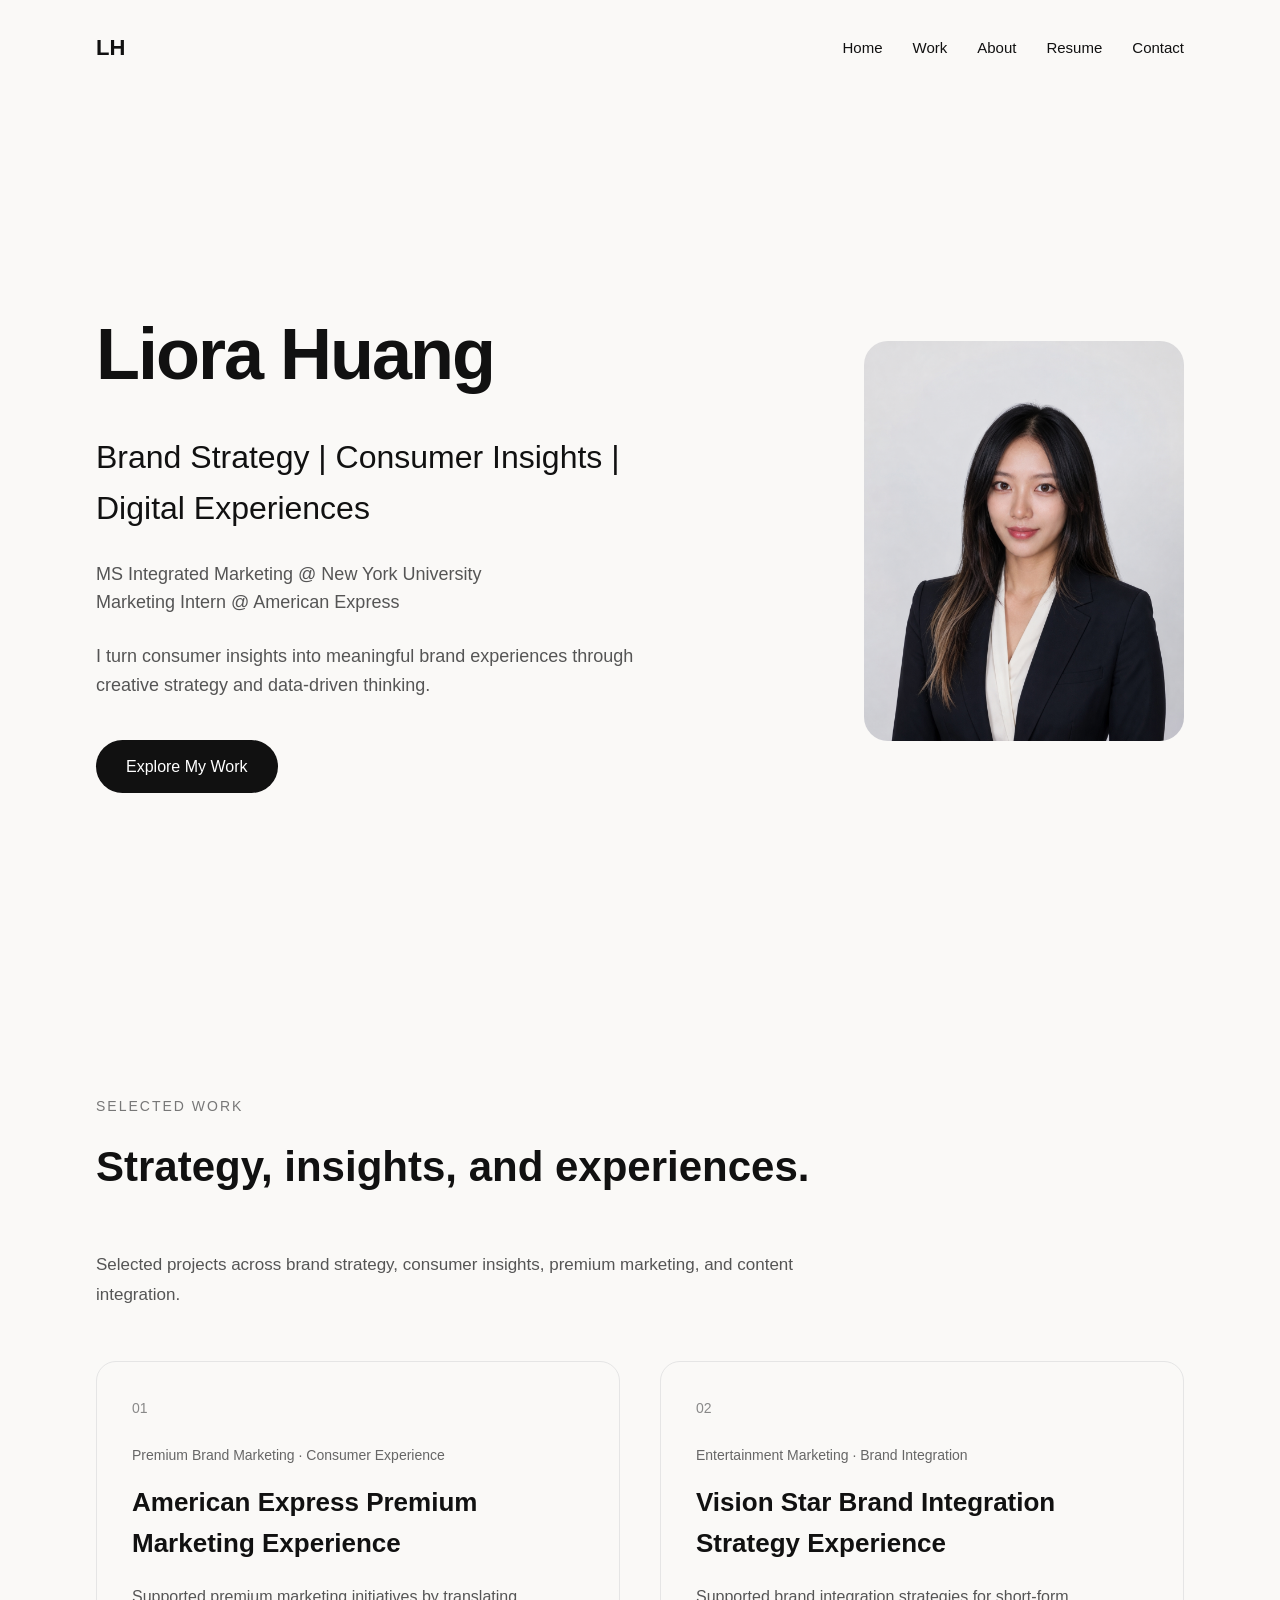
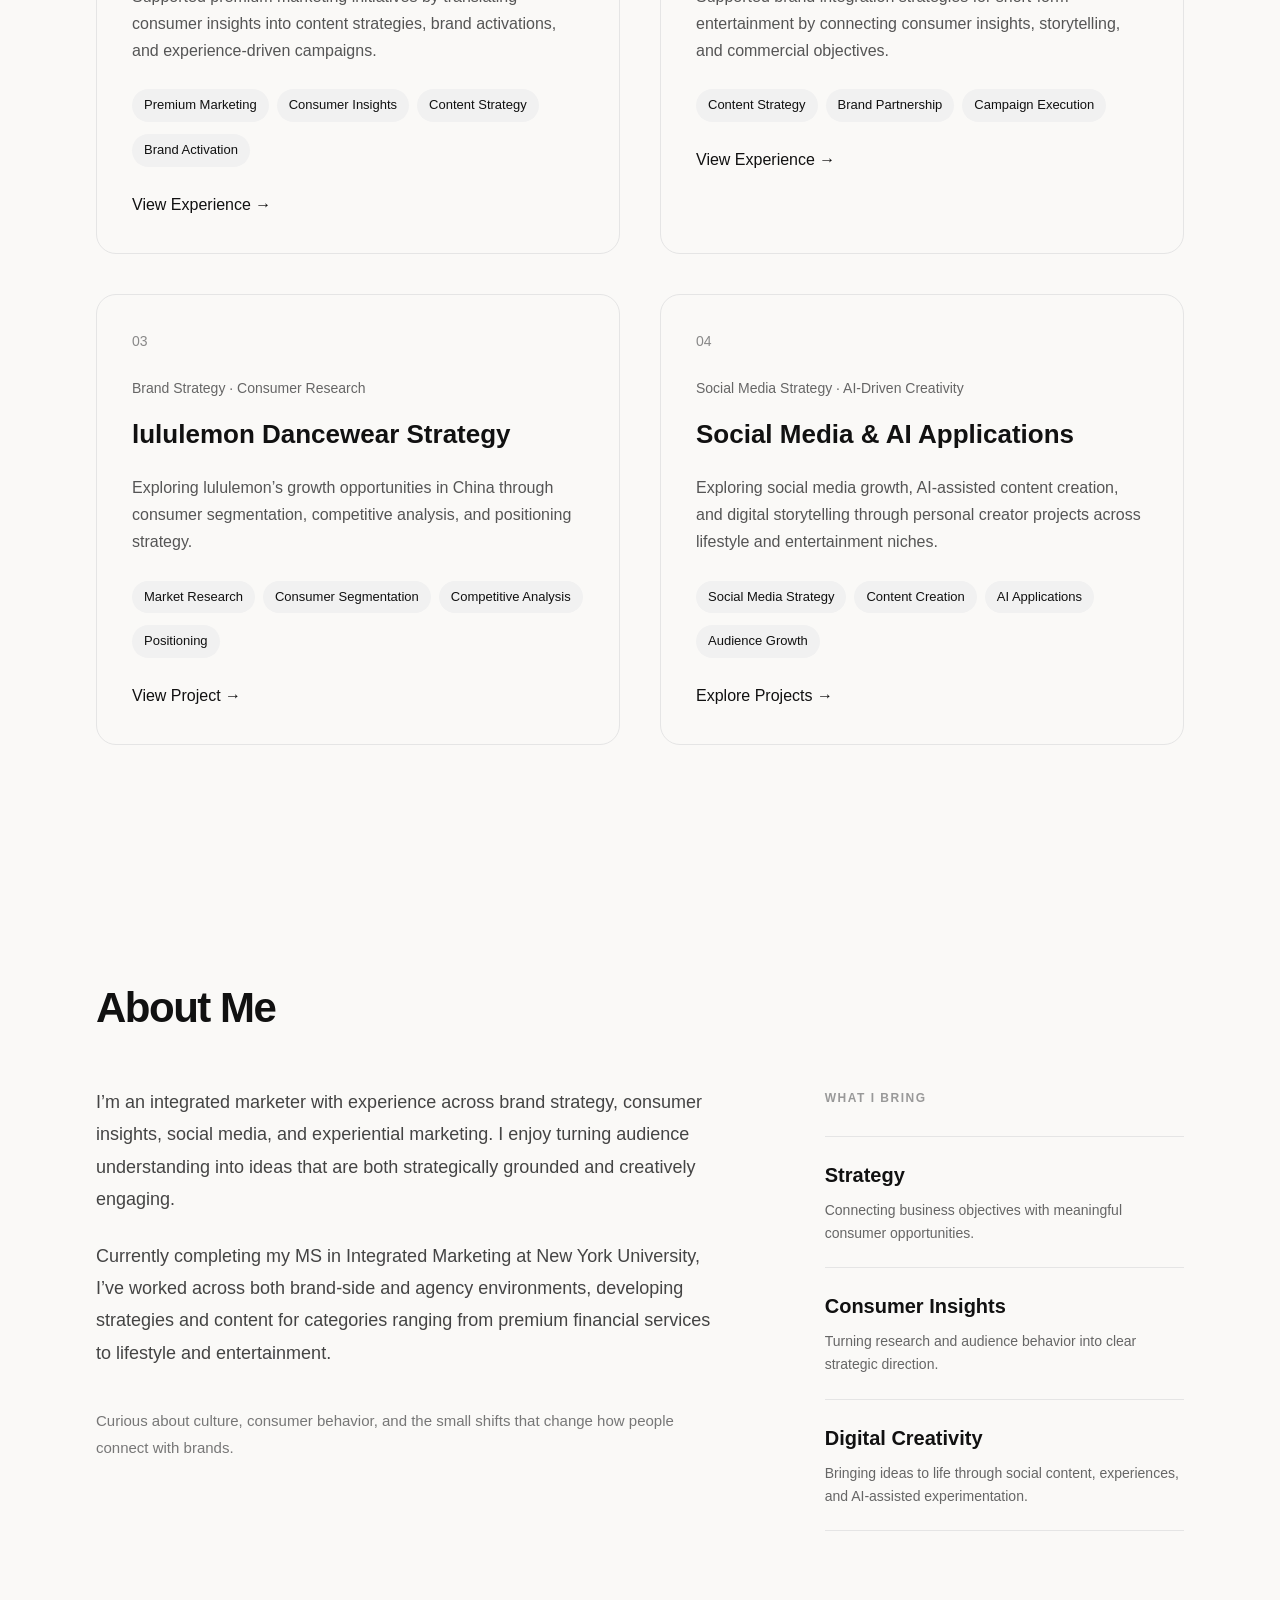
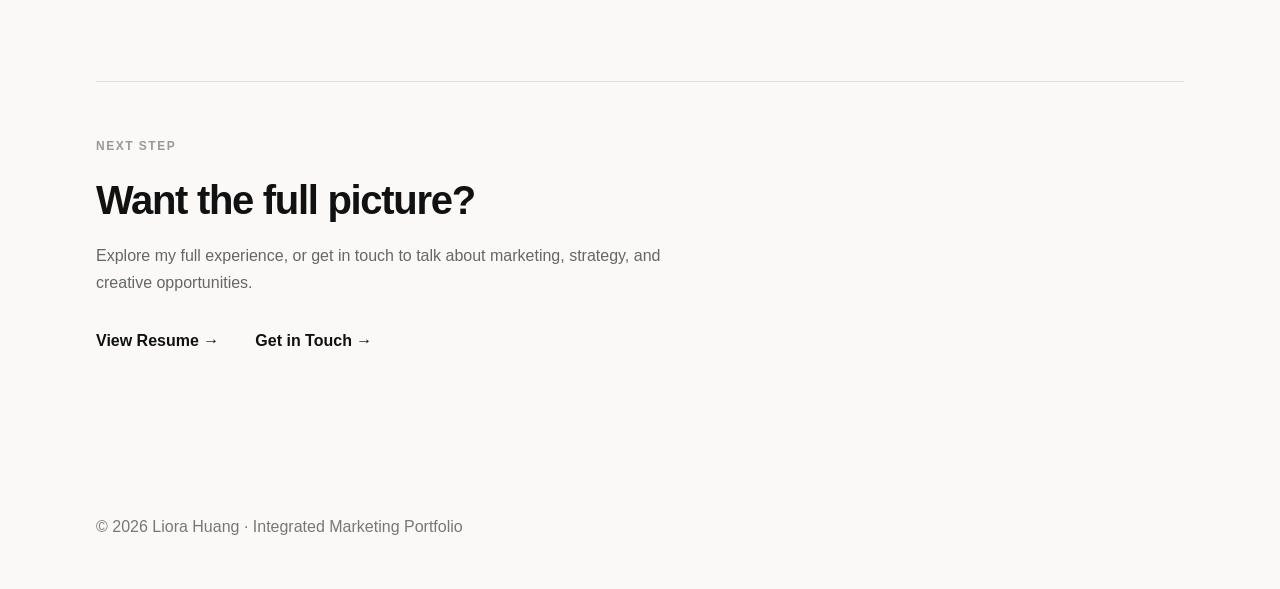
<file: index.html>
<!DOCTYPE html>
<html lang="en">

<head>
<meta charset="UTF-8">
<meta name="viewport" content="width=device-width, initial-scale=1.0">

<title>Liora Huang | Integrated Marketer</title>

<link rel="stylesheet" href="style.css">

</head>


<body>

<nav class="navbar">

<div class="logo">
LH
</div>

<div class="nav-links">
<a href="index.html">Home</a>
<a href="#work">Work</a>
<a href="#about">About</a>
<a href="Liora_Huang_Resume.pdf" target="_blank" rel="noopener">Resume</a>
<a href="mailto:liully.huang1017@gmail.com">Contact</a>
</div>

</nav>


<div class="container">


<section class="hero">

<div class="hero-text">

<h1>
Liora Huang
</h1>

<h2>
Brand Strategy | Consumer Insights | Digital Experiences
</h2>

<p>
MS Integrated Marketing @ New York University<br>
Marketing Intern @ American Express
</p>

<p>
I turn consumer insights into meaningful brand experiences through creative strategy and data-driven thinking.
</p>

<a class="button" href="#work">
Explore My Work
</a>

</div>


<div class="hero-image">

<img src="profile.png" alt="Liora Huang">

</div>

</section>



<section id="work">

<div class="work-header">

<p class="section-eyebrow">
Selected Work
</p>

<h2 class="section-title">
Strategy, insights, and experiences.
</h2>

<p class="section-intro">
Selected projects across brand strategy, consumer insights, premium marketing, and content integration.
</p>

</div>


<div class="work-grid">



<article class="work-card">

<div class="work-number">
01
</div>

<div class="work-card-content">

<p class="work-category">
Premium Brand Marketing · Consumer Experience
</p>

<h3>
American Express Premium Marketing Experience
</h3>

<p class="work-description">
Supported premium marketing initiatives by translating consumer insights into content strategies, brand activations, and experience-driven campaigns.
</p>

<div class="work-tags">
<span>Premium Marketing</span>
<span>Consumer Insights</span>
<span>Content Strategy</span>
<span>Brand Activation</span>
</div>

<a class="work-link" href="amex.html">
View Experience →
</a>

</div>

</article>



<article class="work-card">

<div class="work-number">
02
</div>

<div class="work-card-content">

<p class="work-category">
Entertainment Marketing · Brand Integration
</p>

<h3>
Vision Star Brand Integration Strategy Experience
</h3>

<p class="work-description">
Supported brand integration strategies for short-form entertainment by connecting consumer insights, storytelling, and commercial objectives.
</p>

<div class="work-tags">
<span>Content Strategy</span>
<span>Brand Partnership</span>
<span>Campaign Execution</span>
</div>

<a class="work-link" href="visionstar.html">
View Experience →
</a>

</div>

</article>



<article class="work-card">

<div class="work-number">
03
</div>

<div class="work-card-content">

<p class="work-category">
Brand Strategy · Consumer Research
</p>

<h3>
lululemon Dancewear Strategy
</h3>

<p class="work-description">
Exploring lululemon’s growth opportunities in China through consumer segmentation, competitive analysis, and positioning strategy.
</p>

<div class="work-tags">
<span>Market Research</span>
<span>Consumer Segmentation</span>
<span>Competitive Analysis</span>
<span>Positioning</span>
</div>

<a class="work-link" href="lululemon.html">
View Project →
</a>

</div>

</article>

    

<article class="work-card">

<div class="work-number">
04
</div>

<div class="work-card-content">

<p class="work-category">
Social Media Strategy · AI-Driven Creativity
</p>

<h3>
Social Media & AI Applications
</h3>

<p class="work-description">
Exploring social media growth, AI-assisted content creation, and digital storytelling through personal creator projects across lifestyle and entertainment niches.
</p>

<div class="work-tags">
<span>Social Media Strategy</span>
<span>Content Creation</span>
<span>AI Applications</span>
<span>Audience Growth</span>
</div>

<a class="work-link" href="socialmedia.html">
Explore Projects →
</a>

</div>

</article>



</div>

</section>




<section id="about" class="about-section">

    <h2>About Me</h2>

    <div class="about-grid">

        <div class="about-main">

            <p>
                I’m an integrated marketer with experience across brand strategy,
                consumer insights, social media, and experiential marketing.
                I enjoy turning audience understanding into ideas that are both
                strategically grounded and creatively engaging.
            </p>

            <p>
                Currently completing my MS in Integrated Marketing at New York University,
                I’ve worked across both brand-side and agency environments,
                developing strategies and content for categories ranging from
                premium financial services to lifestyle and entertainment.
            </p>

            <p class="about-closing">
                Curious about culture, consumer behavior, and the small shifts
                that change how people connect with brands.
            </p>

        </div>

        <div class="about-strengths">

            <p class="about-label">
                WHAT I BRING
            </p>

            <div class="about-strength">
                <h3>Strategy</h3>
                <p>
                    Connecting business objectives with meaningful consumer opportunities.
                </p>
            </div>

            <div class="about-strength">
                <h3>Consumer Insights</h3>
                <p>
                    Turning research and audience behavior into clear strategic direction.
                </p>
            </div>

            <div class="about-strength">
                <h3>Digital Creativity</h3>
                <p>
                    Bringing ideas to life through social content, experiences,
                    and AI-assisted experimentation.
                </p>
            </div>

        </div>

    </div>

</section>


<section class="closing-cta">

    <div class="closing-cta-inner">

        <p class="closing-cta-label">
            NEXT STEP
        </p>

        <h2>
            Want the full picture?
        </h2>

        <p class="closing-cta-copy">
            Explore my full experience, or get in touch to talk about marketing,
            strategy, and creative opportunities.
        </p>

        <div class="closing-cta-links">

        <a href="Liora_Huang_Resume.pdf" class="closing-link" target="_blank" rel="noopener">
        View Resume →
        </a>

            <a href="mailto:lilly.huang1017@gmail.com" class="closing-link">
                Get in Touch →
            </a>

        </div>

    </div>

</section>

    
<footer>

© 2026 Liora Huang · Integrated Marketing Portfolio

</footer>



</div>


</body>

</html>
</file>
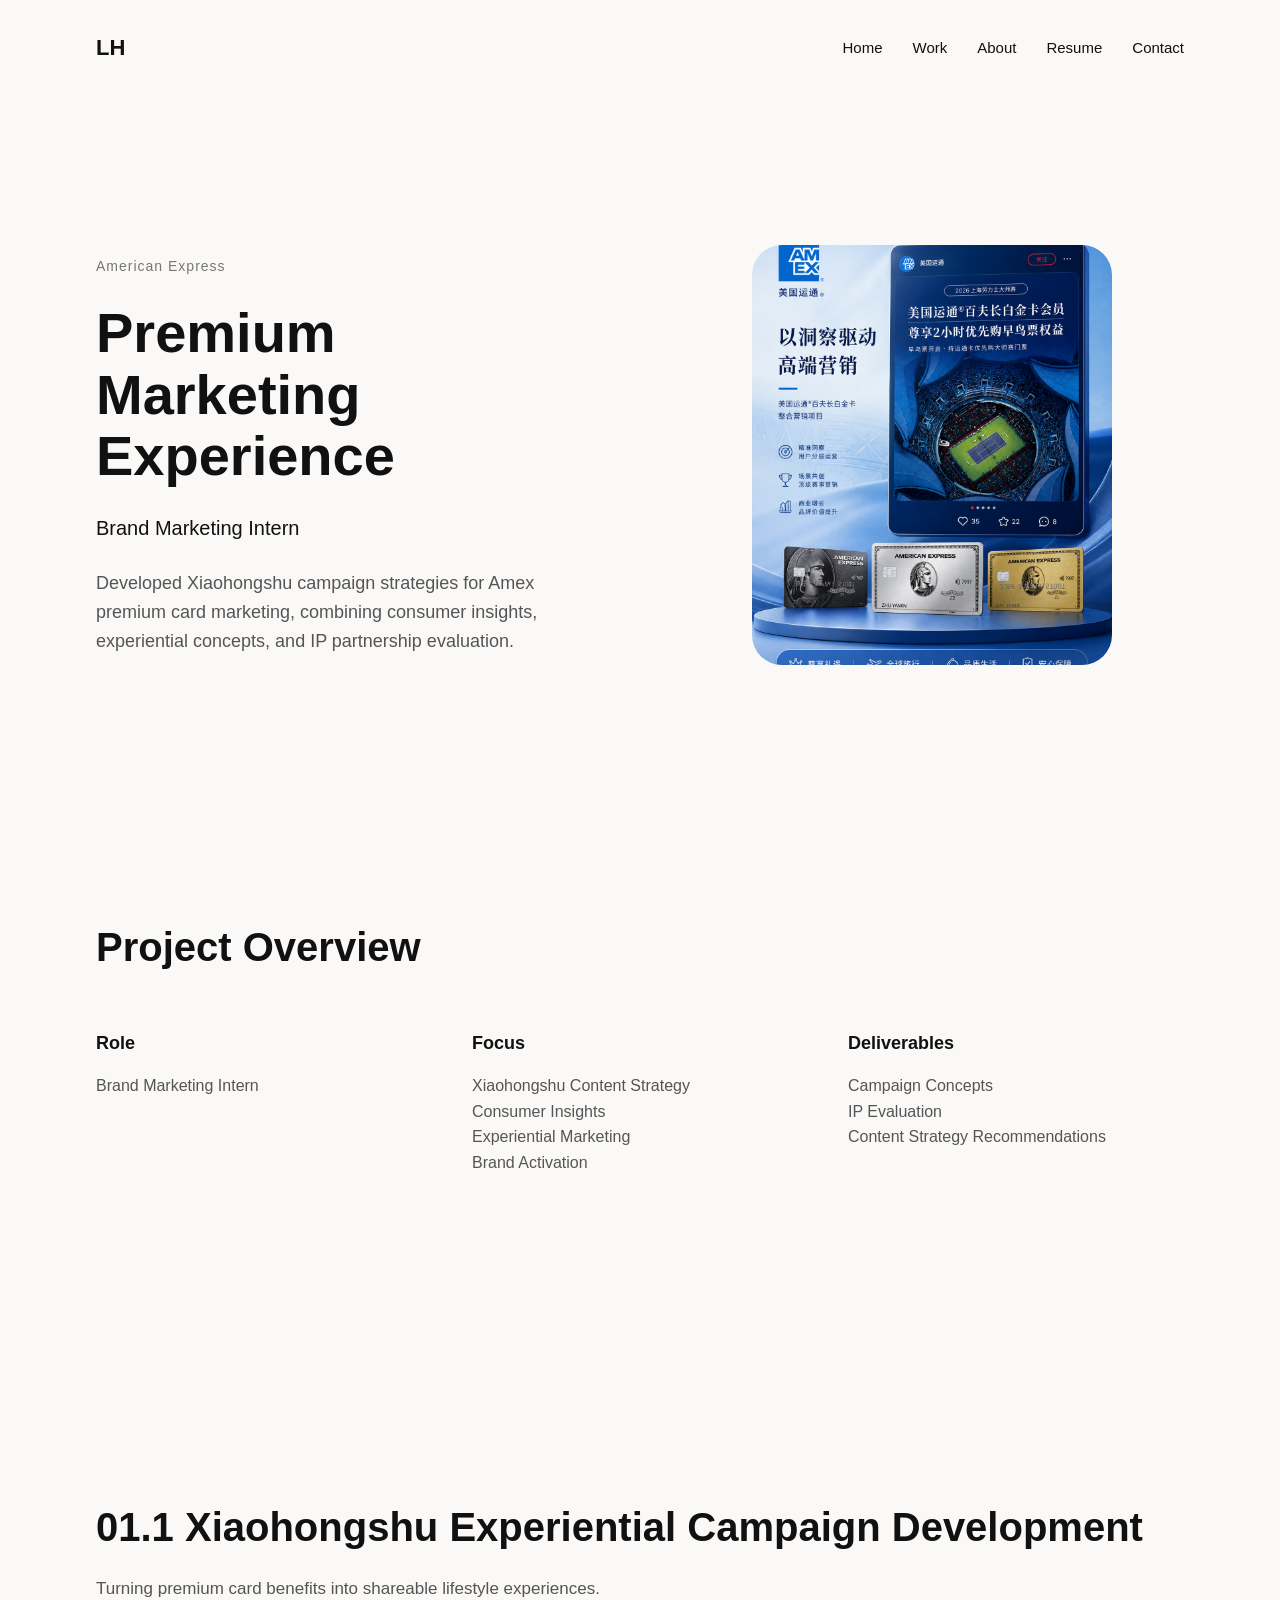
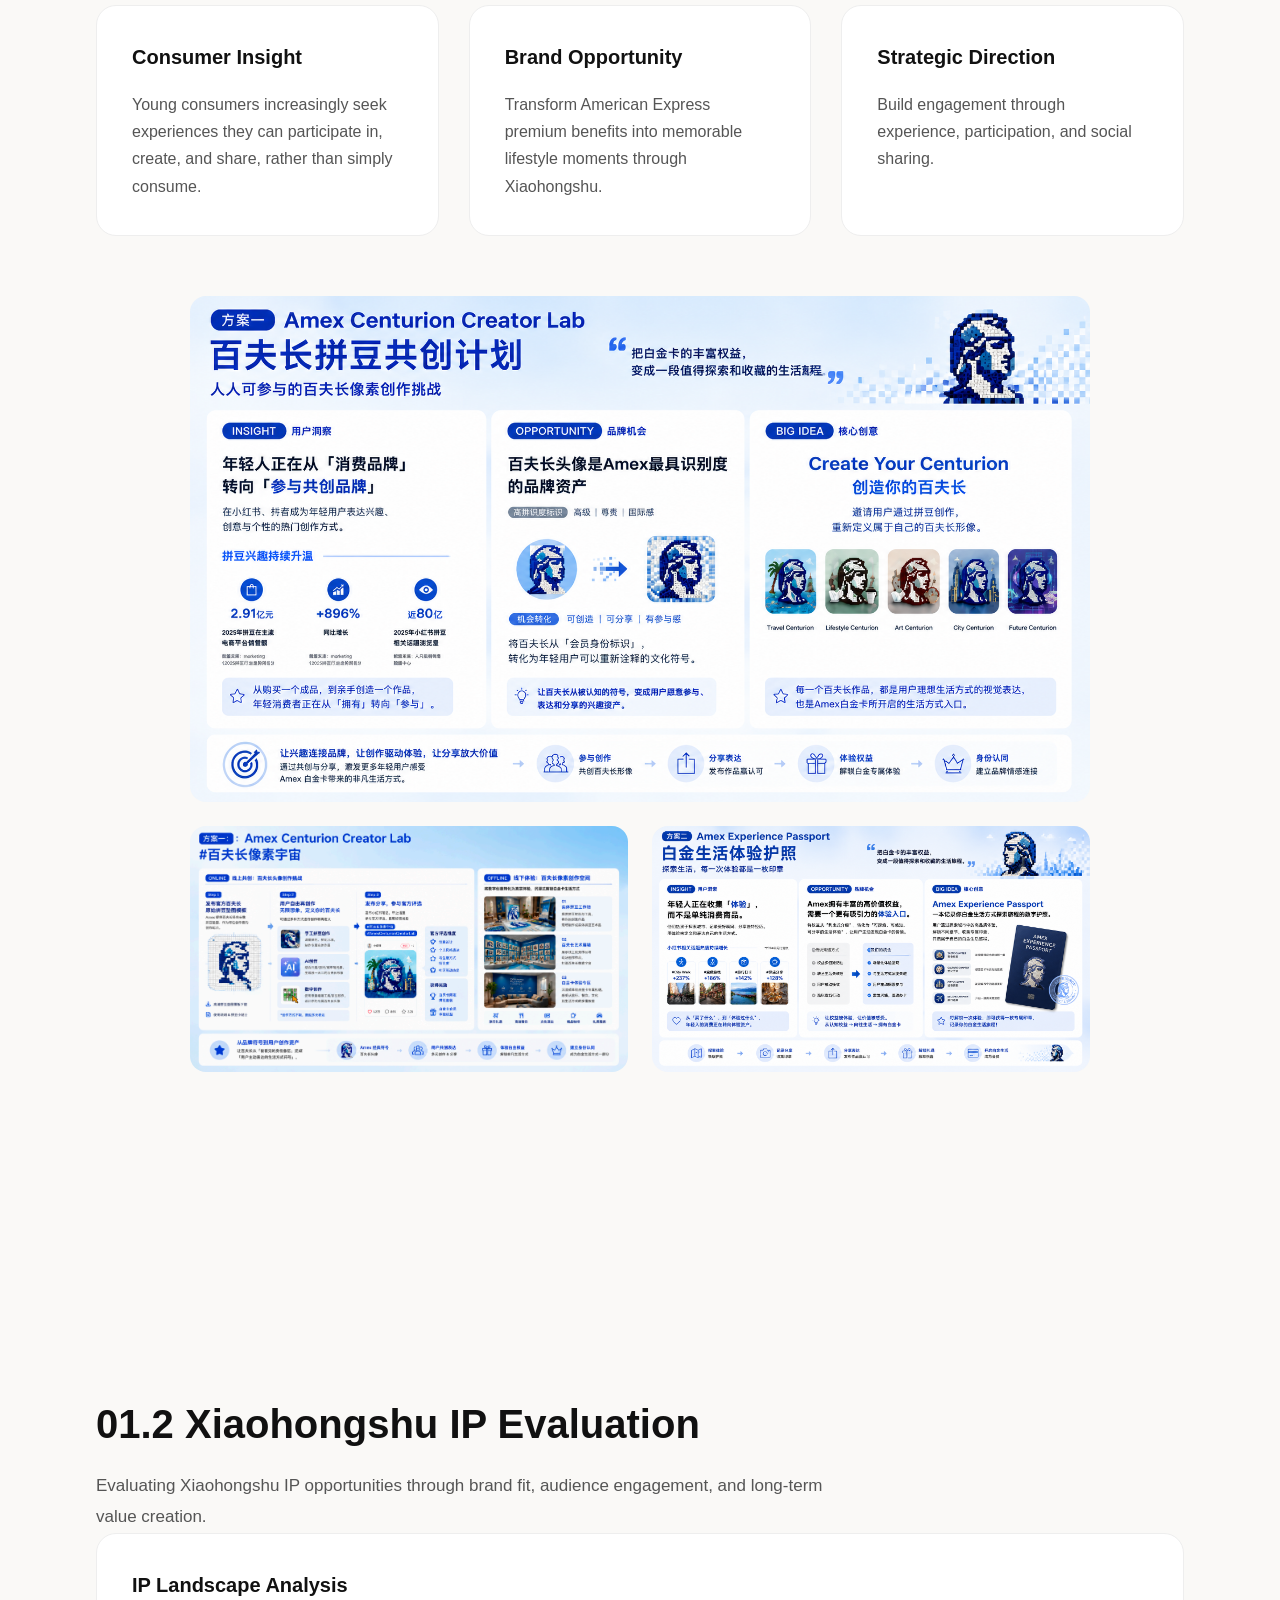
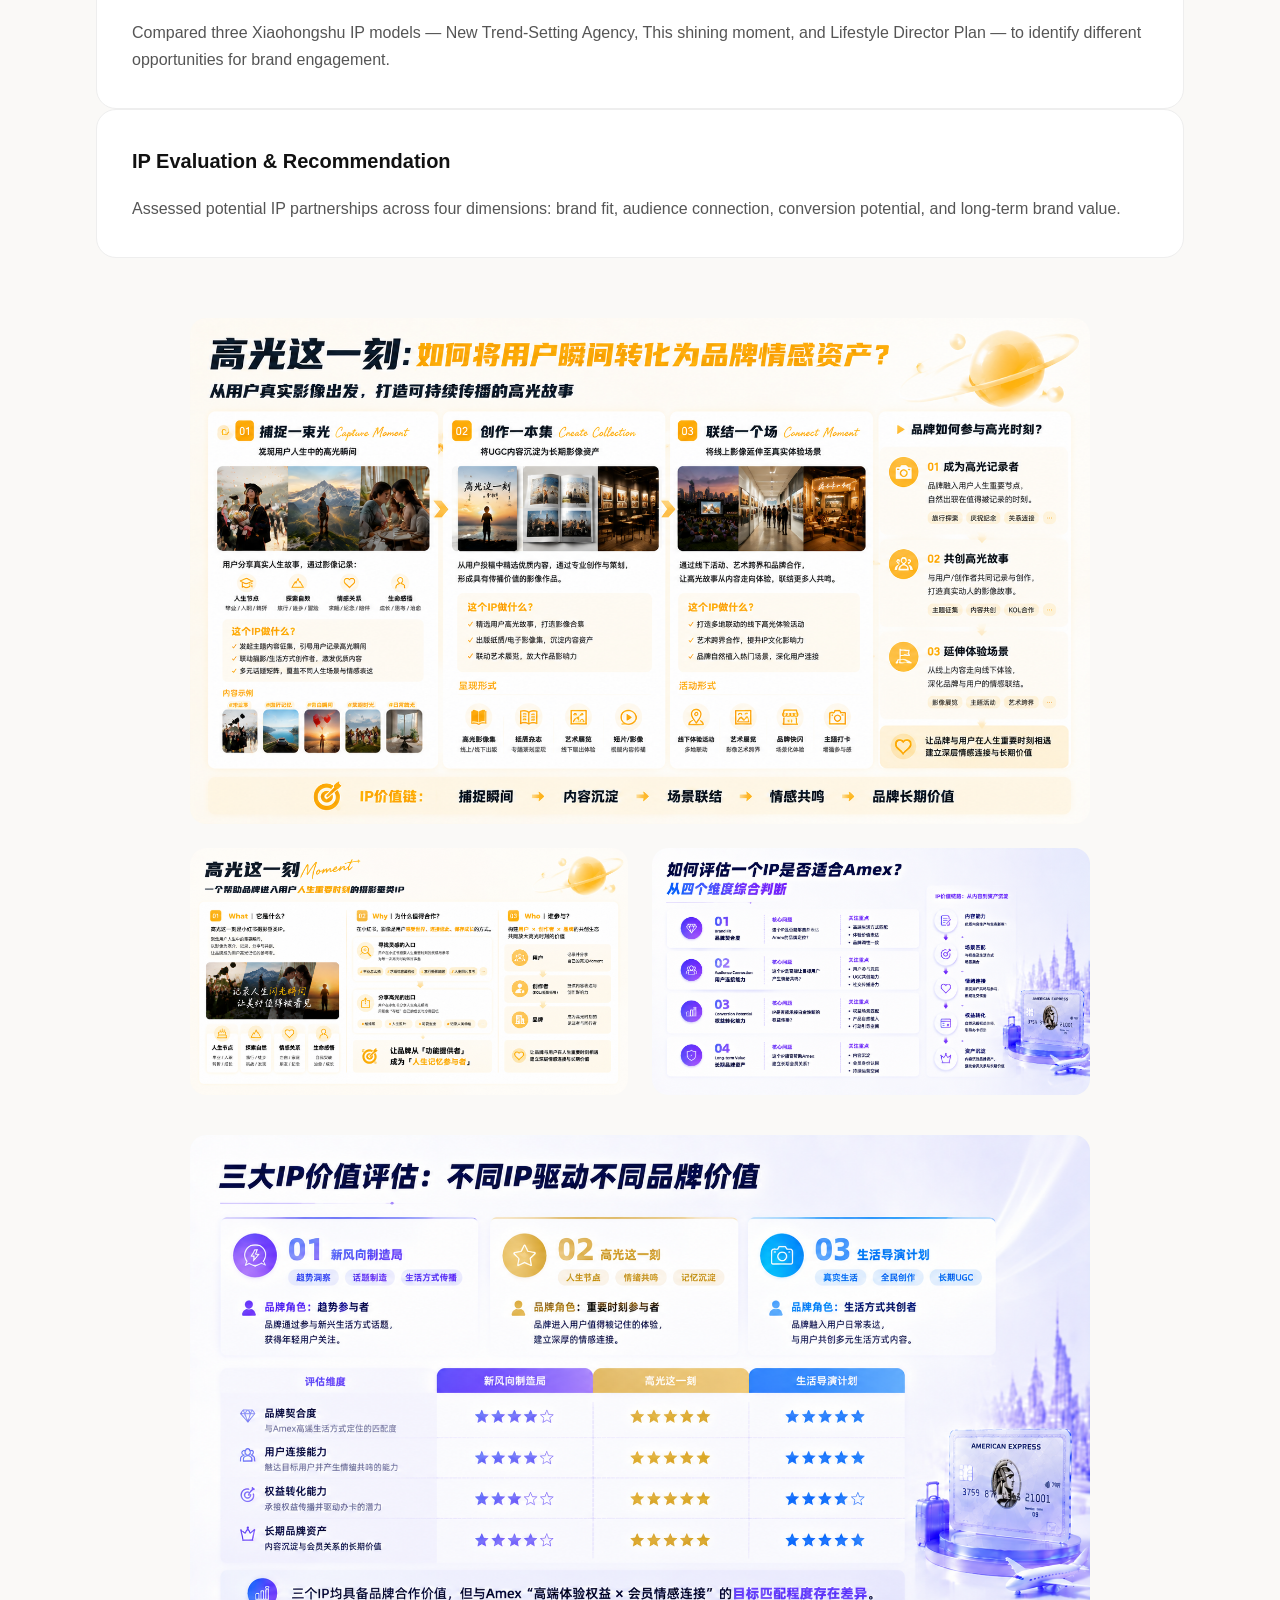
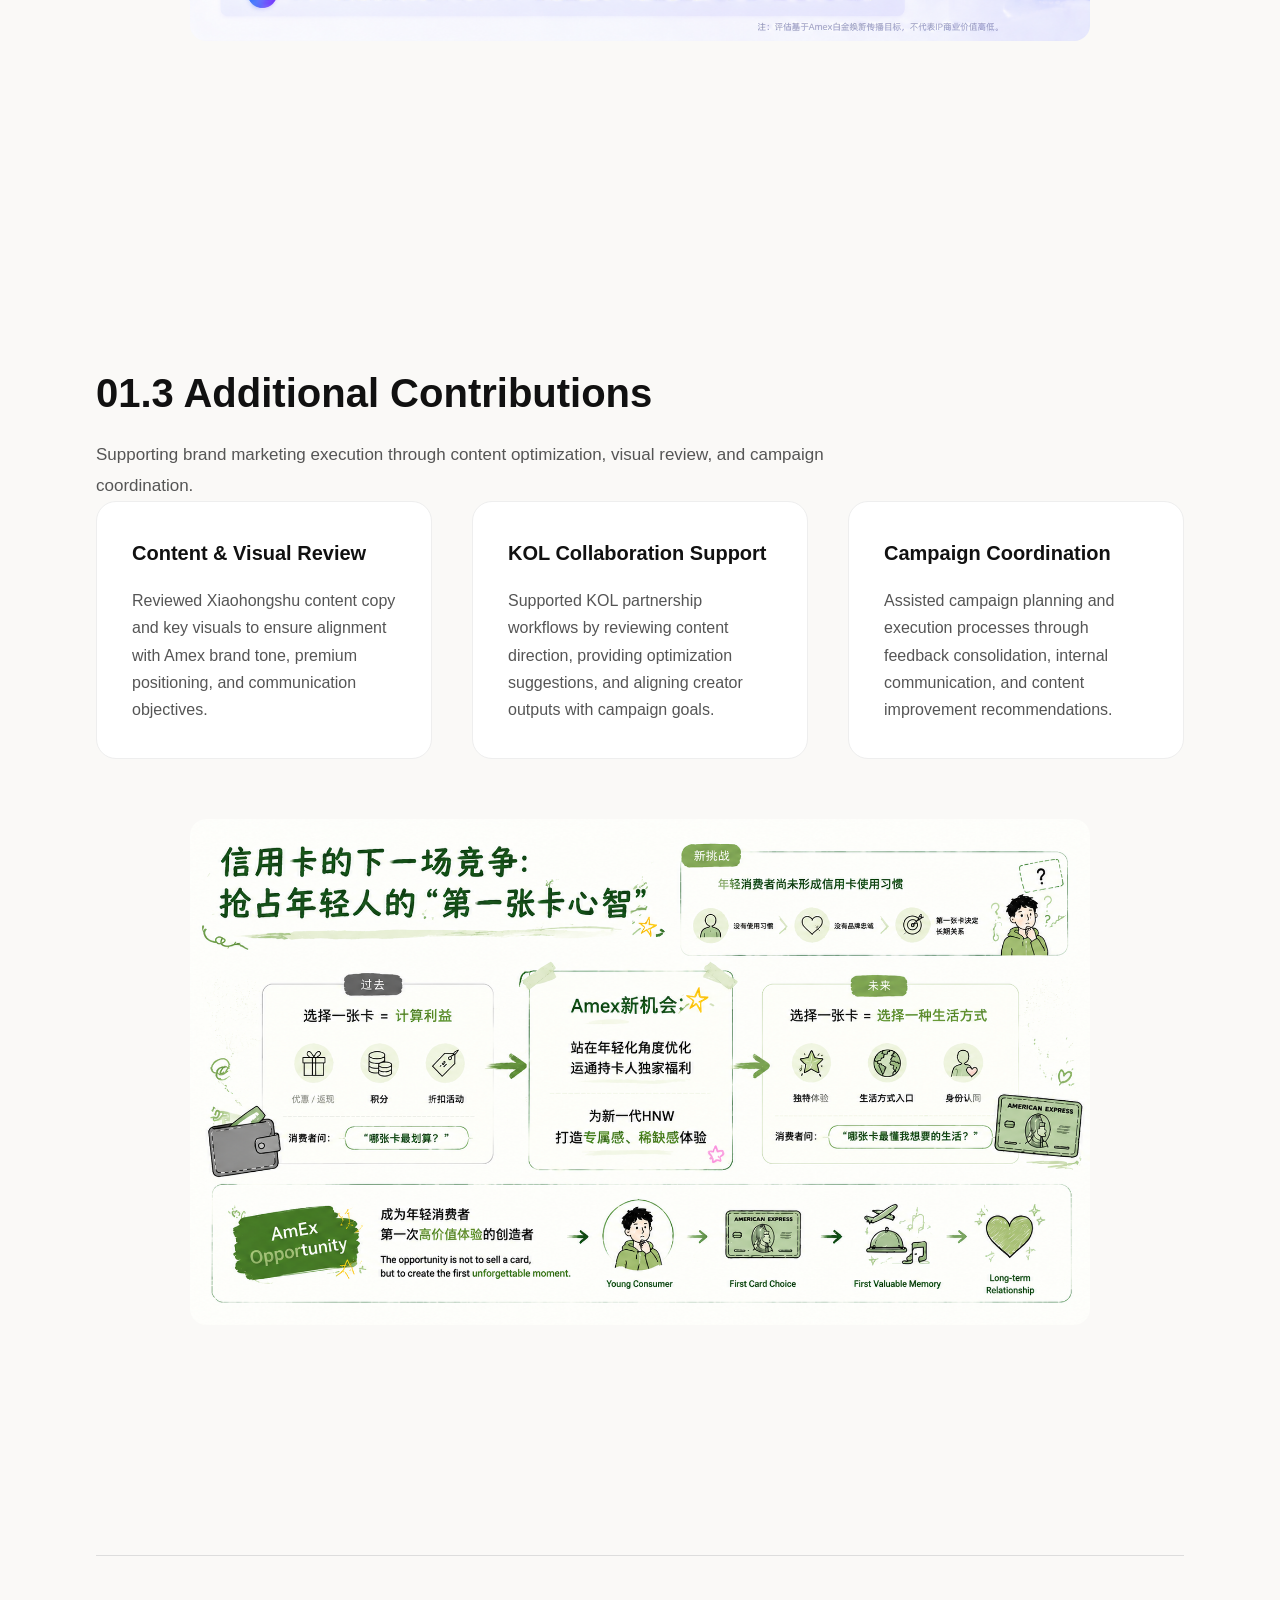
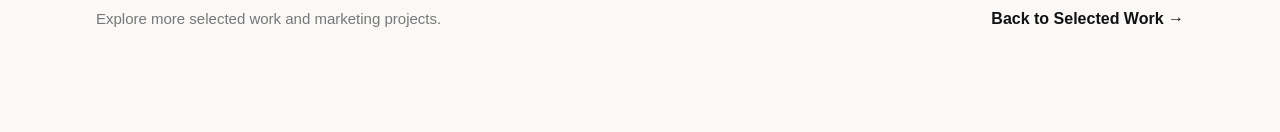
<file: amex.html>
<!DOCTYPE html>
<html lang="en">

<head>

<meta charset="UTF-8">
<meta name="viewport" content="width=device-width, initial-scale=1.0">

<title>American Express | Premium Card Marketing Experience</title>

<link rel="stylesheet" href="style.css">

</head>


<body>


<nav class="navbar">

<div class="logo">
LH
</div>

<div class="nav-links">
<a href="index.html">Home</a>
<a href="index.html#work">Work</a>
<a href="index.html#about">About</a>
<a href="#">Resume</a>
<a href="#">Contact</a>
</div>

</nav>



<main class="case-container">


<section class="case-hero">


<div class="case-hero-text">


<p class="case-category">
American Express
</p>


<h1>
Premium Marketing Experience
</h1>


<p class="case-role">
Brand Marketing Intern
</p>


<p class="case-description">
Developed Xiaohongshu campaign strategies for Amex premium card marketing, combining consumer insights, experiential concepts, and IP partnership evaluation.
</p>


</div>



<div class="case-hero-image">
<img src="cover.png" alt="American Express Premium Marketing Experience">
</div>


</section>



<section class="project-overview">


<h2>
Project Overview
</h2>


<div class="overview-grid">


<div>
<h3>
Role
</h3>

<p>
Brand Marketing Intern
</p>

</div>



<div>
<h3>
Focus
</h3>

<p>
Xiaohongshu Content Strategy<br>
Consumer Insights<br>
Experiential Marketing<br>
Brand Activation
</p>

</div>



<div>
<h3>
Deliverables
</h3>

<p>
Campaign Concepts<br>
IP Evaluation<br>
Content Strategy Recommendations
</p>

</div>



</div>


</section>


<section class="case-section">

<h2>
01.1 Xiaohongshu Experiential Campaign Development
</h2>

<p class="section-intro">
Turning premium card benefits into shareable lifestyle experiences.
</p>


<div class="insight-grid">


<div class="info-card">

<h3>
Consumer Insight
</h3>

<p>
Young consumers increasingly seek experiences they can participate in, create, and share, rather than simply consume.
</p>

</div>



<div class="info-card">

<h3>
Brand Opportunity
</h3>

<p>
Transform American Express premium benefits into memorable lifestyle moments through Xiaohongshu.
</p>

</div>



<div class="info-card">

<h3>
Strategic Direction
</h3>

<p>
Build engagement through experience, participation, and social sharing.
</p>

</div>


</div>


<div class="project-images">

    <img src="amex_1_1.png" alt="Amex Xiaohongshu Campaign">

    <div class="image-grid">
        <img src="amex_1_2.png" alt="Amex Campaign Detail">
        <img src="amex_1_3.png" alt="Amex Campaign Detail">
    </div>


</div>

</section>


</section>


<!-- 01.2 Xiaohongshu IP Evaluation -->


<section class="case-section">

<h2>
01.2 Xiaohongshu IP Evaluation
</h2>


<p class="section-intro">
Evaluating Xiaohongshu IP opportunities through brand fit, audience engagement, and long-term value creation.
</p>


<div class="info-card">

<h3>
IP Landscape Analysis
</h3>

<p>
Compared three Xiaohongshu IP models — New Trend-Setting Agency, This shining moment, and Lifestyle Director Plan — to identify different opportunities for brand engagement.
</p>

</div>


<div class="info-card">

<h3>
IP Evaluation & Recommendation
</h3>

<p>
Assessed potential IP partnerships across four dimensions: brand fit, audience connection, conversion potential, and long-term brand value.
</p>

</div>


<div class="project-images">

    <img src="amex_2_1.png" alt="Amex Xiaohongshu IP Evaluation">

    <div class="image-grid">
        <img src="amex_2_2.png" alt="Amex IP Analysis">
        <img src="amex_2_3.png" alt="Amex IP Analysis">
    </div>

    <img class="large-image" src="amex_2_4.png" alt="Amex IP Recommendation">

</div>


</section>


<section class="case-section">

<h2>
01.3 Additional Contributions
</h2>


<p class="section-intro">
Supporting brand marketing execution through content optimization, visual review, and campaign coordination.
</p>


<div class="overview-grid">


<div class="info-card">

<h3>
Content & Visual Review
</h3>

<p>
Reviewed Xiaohongshu content copy and key visuals to ensure alignment with Amex brand tone, premium positioning, and communication objectives.
</p>

</div>



<div class="info-card">

<h3>
KOL Collaboration Support
</h3>

<p>
Supported KOL partnership workflows by reviewing content direction, providing optimization suggestions, and aligning creator outputs with campaign goals.
</p>

</div>



<div class="info-card">

<h3>
Campaign Coordination
</h3>

<p>
Assisted campaign planning and execution processes through feedback consolidation, internal communication, and content improvement recommendations.
</p>

</div>


</div>


<div class="project-images">

    <img src="teatalk.png" alt="Tea Talk Project">

</div>


</section>


<section class="case-end">

    <p>
        Explore more selected work and marketing projects.
    </p>

    <a href="index.html#work">
        Back to Selected Work →
    </a>

</section>


</main>


</body>

</html>
</file>
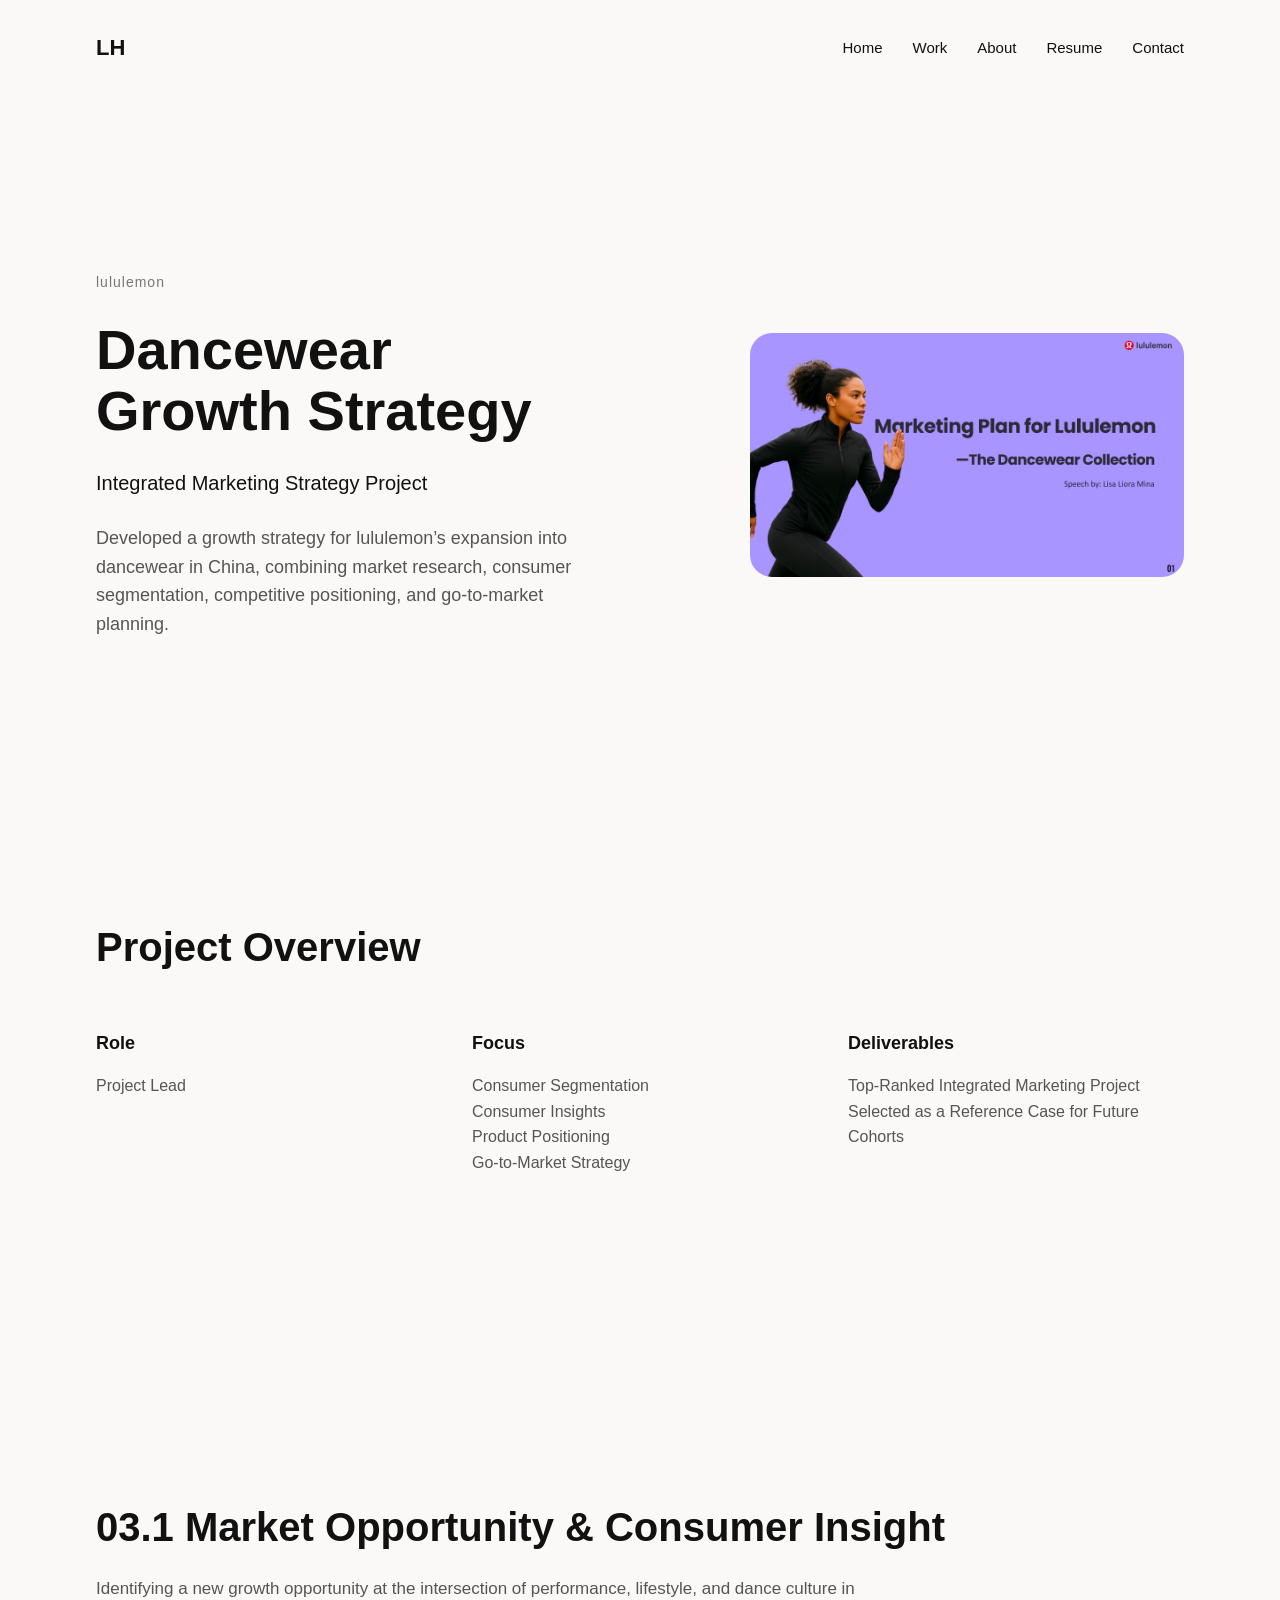
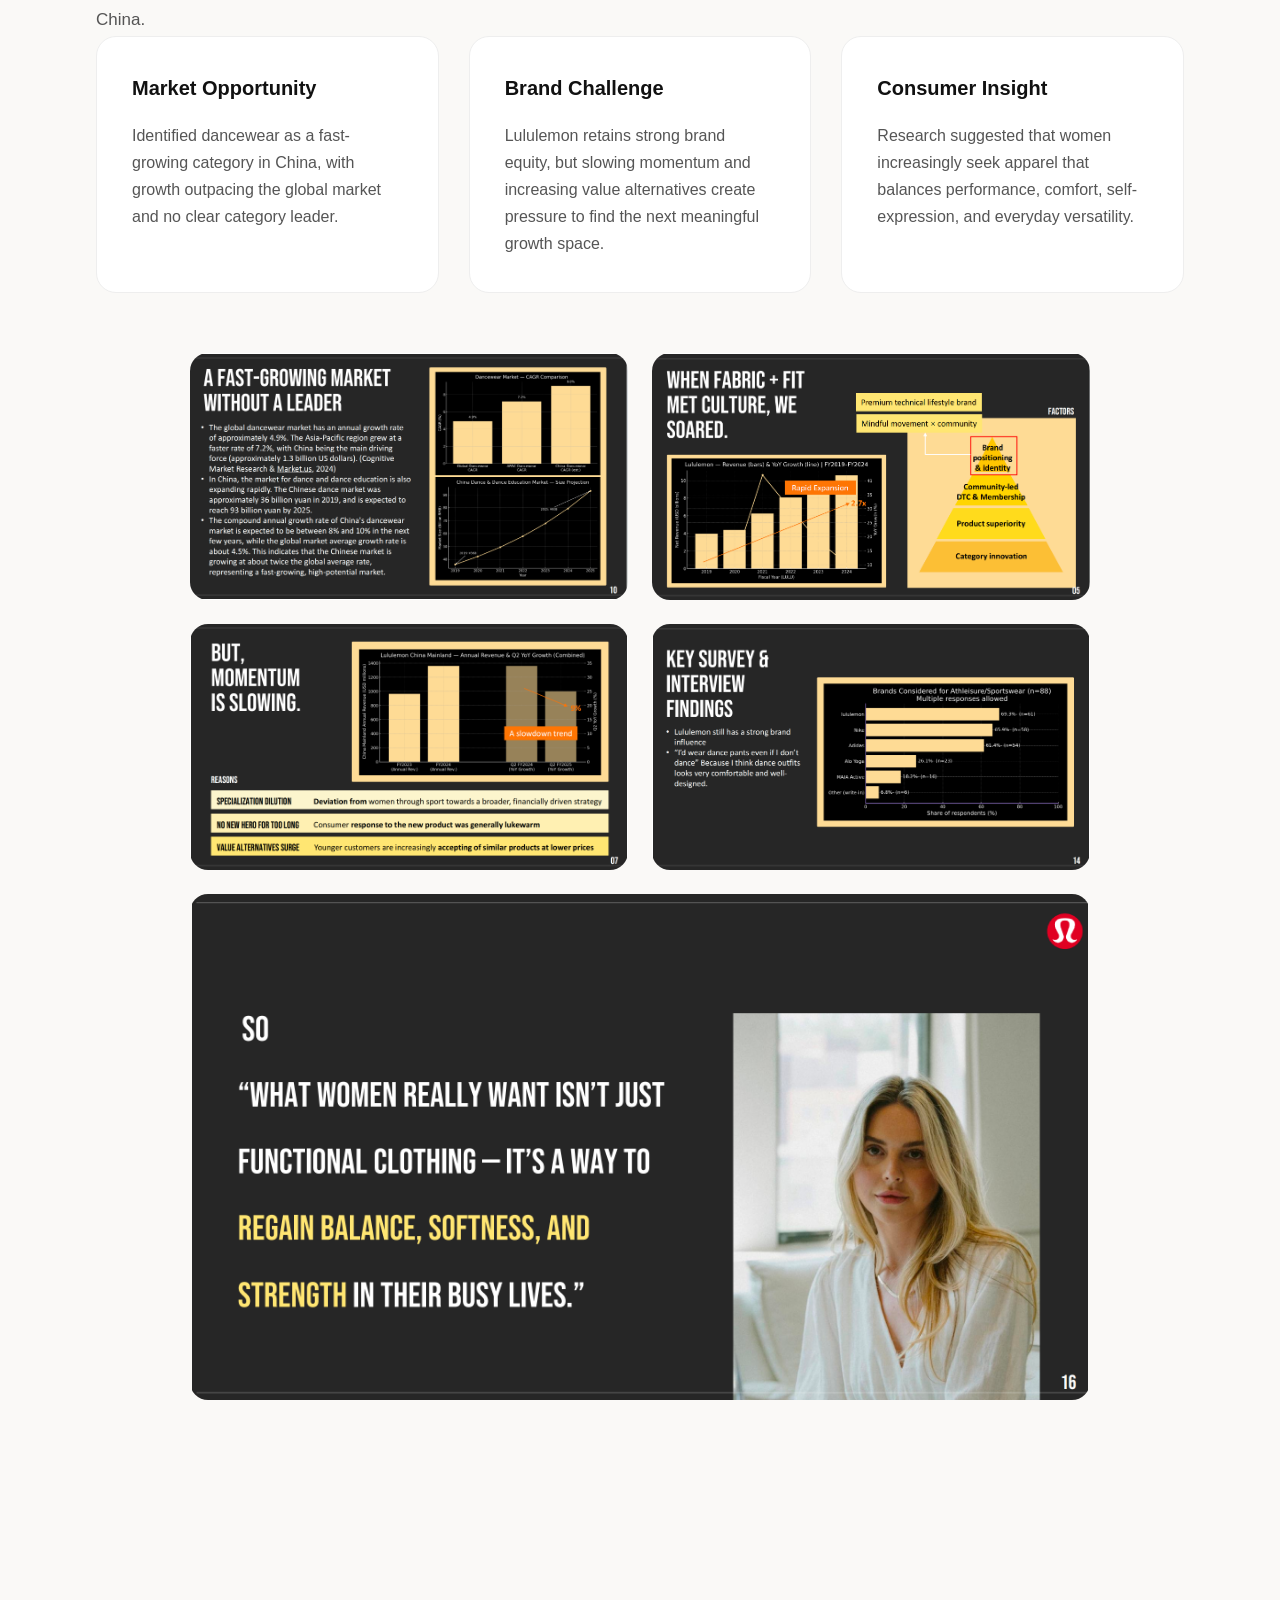
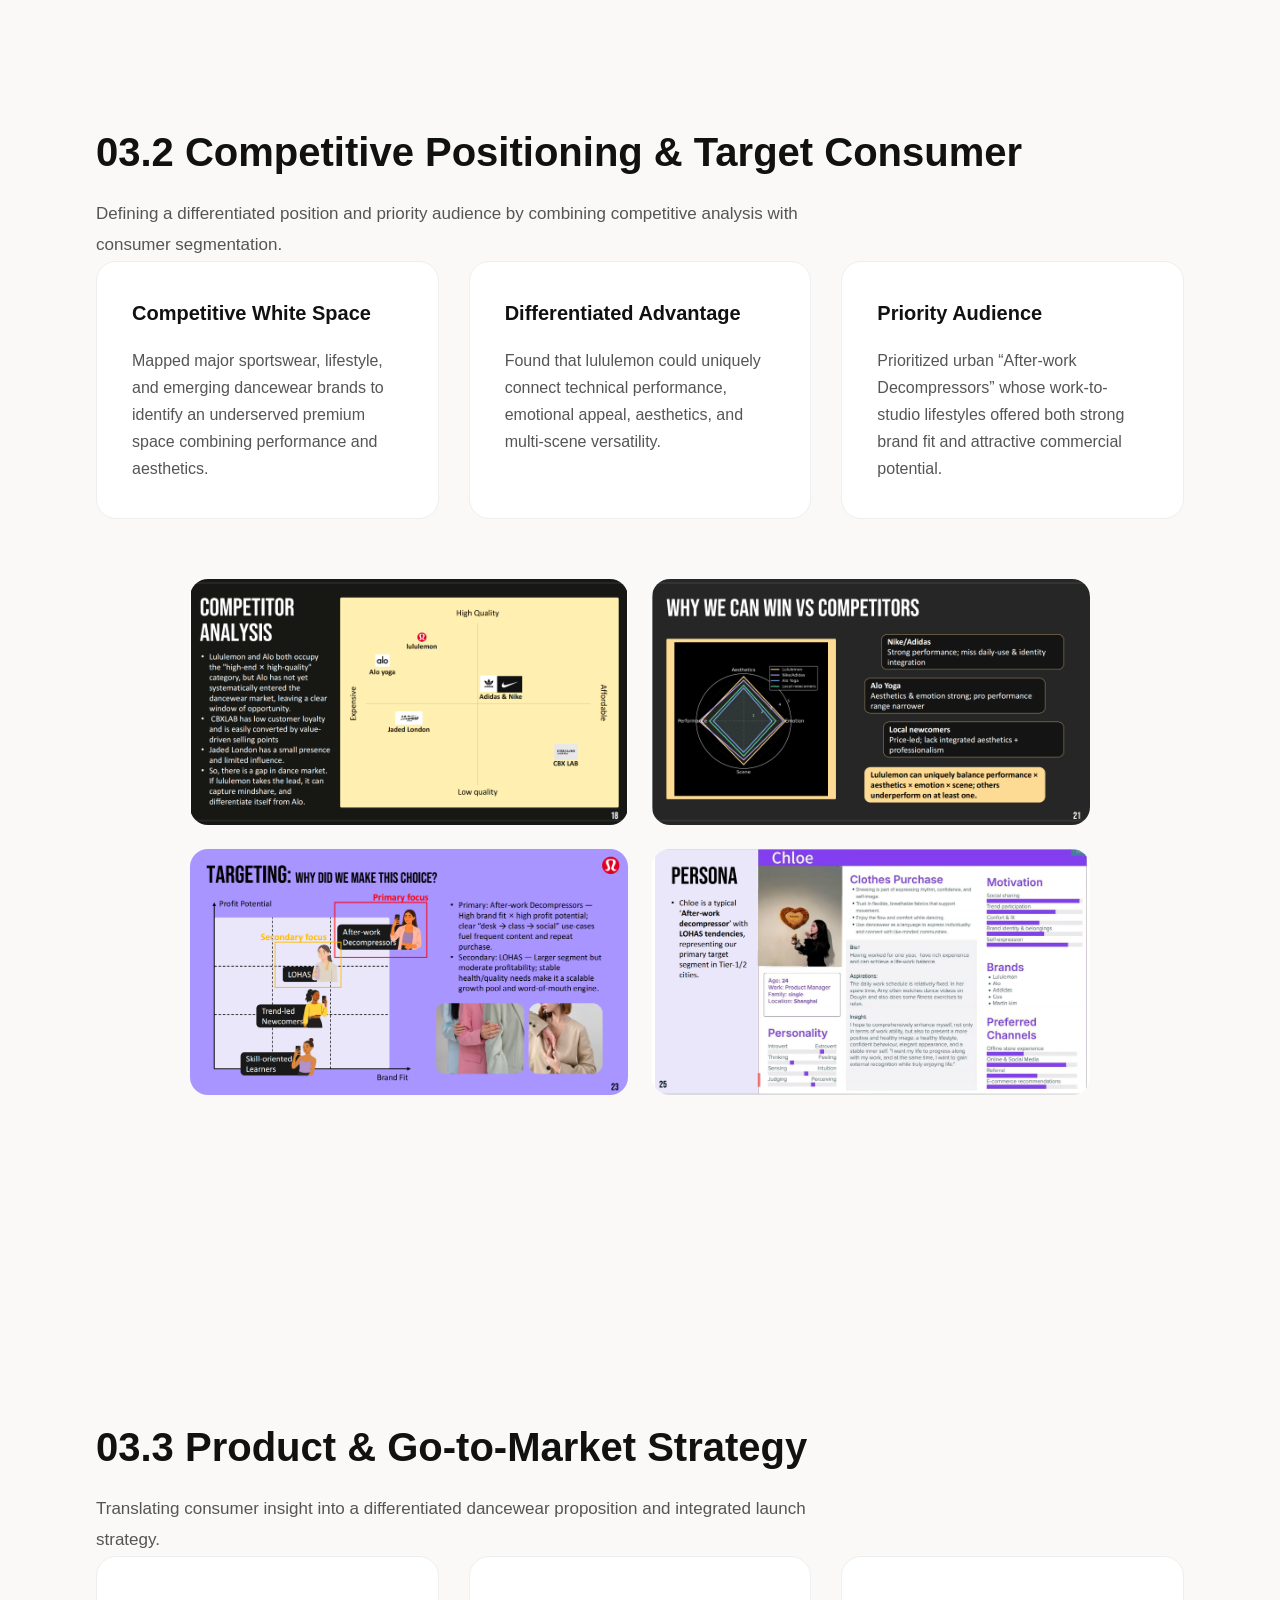
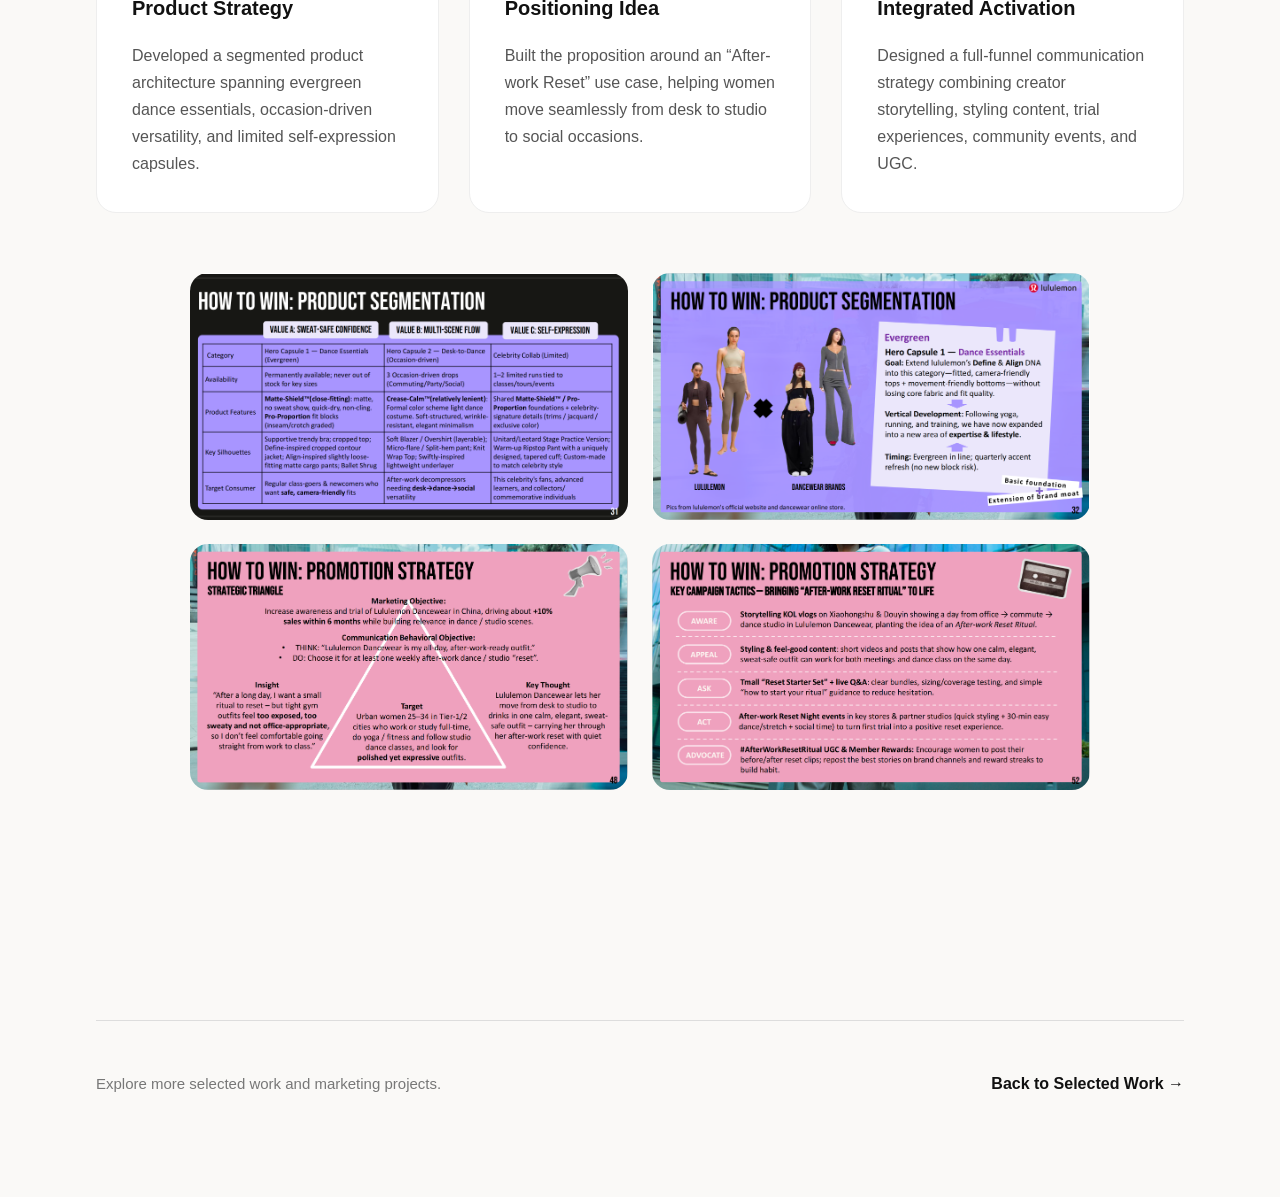
<file: lululemon.html>
<!DOCTYPE html>
<html lang="en">

<head>

<meta charset="UTF-8">
<meta name="viewport" content="width=device-width, initial-scale=1.0">

<title>lululemon | Dancewear Growth Strategy</title>

<link rel="stylesheet" href="style.css">

</head>


<body>


<nav class="navbar">

<div class="logo">
LH
</div>

<div class="nav-links">
<a href="index.html">Home</a>
<a href="index.html#work">Work</a>
<a href="index.html#about">About</a>
<a href="#">Resume</a>
<a href="#">Contact</a>
</div>

</nav>



<main class="case-container">


<!-- HERO -->


<section class="case-hero">


<div class="case-hero-text">


<p class="case-category">
lululemon
</p>


<h1>
Dancewear Growth Strategy
</h1>


<p class="case-role">
Integrated Marketing Strategy Project
</p>


<p class="case-description">
Developed a growth strategy for lululemon’s expansion into dancewear in China, combining market research, consumer segmentation, competitive positioning, and go-to-market planning.
</p>


</div>



<div class="case-hero-image lululemon-hero-image">

<img src="cover3.png" alt="lululemon Dancewear Growth Strategy">

</div>


</section>





<!-- PROJECT OVERVIEW -->


<section class="project-overview">

<h2>
Project Overview
</h2>

<div class="overview-grid">


<div>

<h3>
Role
</h3>

<p>
Project Lead
</p>

</div>


<div>

<h3>
Focus
</h3>

<p>
Consumer Segmentation<br>
Consumer Insights<br>
Product Positioning<br>
Go-to-Market Strategy
</p>

</div>


<div>

<h3>
Deliverables
</h3>

<p>
Top-Ranked Integrated Marketing Project<br>
Selected as a Reference Case for Future Cohorts
</p>

</div>


</div>

</section>





<!-- 03.1 -->


<section class="case-section">


<h2>
03.1 Market Opportunity & Consumer Insight
</h2>


<p class="section-intro">
Identifying a new growth opportunity at the intersection of performance, lifestyle, and dance culture in China.
</p>



<div class="insight-grid">


<div class="info-card">

<h3>
Market Opportunity
</h3>

<p>
Identified dancewear as a fast-growing category in China, with growth outpacing the global market and no clear category leader.
</p>

</div>



<div class="info-card">

<h3>
Brand Challenge
</h3>

<p>
Lululemon retains strong brand equity, but slowing momentum and increasing value alternatives create pressure to find the next meaningful growth space.
</p>

</div>



<div class="info-card">

<h3>
Consumer Insight
</h3>

<p>
Research suggested that women increasingly seek apparel that balances performance, comfort, self-expression, and everyday versatility.
</p>

</div>


</div>



<div class="project-images">

<div class="lululemon-two-grid">

<img src="lululemon_1_1.png" alt="Dancewear market growth analysis">

<img src="lululemon_1_2.png" alt="Lululemon brand growth and positioning">

<img src="lululemon_1_3.png" alt="Lululemon China growth slowdown">

<img src="lululemon_1_4.png" alt="Consumer survey and interview findings">

</div>


<div class="lululemon-wide-image">

<img src="lululemon_1_5.png" alt="Core qualitative consumer insight">

</div>

</div>


</section>





<!-- 03.2 -->


<section class="case-section">


<h2>
03.2 Competitive Positioning & Target Consumer
</h2>


<p class="section-intro">
Defining a differentiated position and priority audience by combining competitive analysis with consumer segmentation.
</p>



<div class="insight-grid">


<div class="info-card">

<h3>
Competitive White Space
</h3>

<p>
Mapped major sportswear, lifestyle, and emerging dancewear brands to identify an underserved premium space combining performance and aesthetics.
</p>

</div>



<div class="info-card">

<h3>
Differentiated Advantage
</h3>

<p>
Found that lululemon could uniquely connect technical performance, emotional appeal, aesthetics, and multi-scene versatility.
</p>

</div>



<div class="info-card">

<h3>
Priority Audience
</h3>

<p>
Prioritized urban “After-work Decompressors” whose work-to-studio lifestyles offered both strong brand fit and attractive commercial potential.
</p>

</div>


</div>



<div class="project-images">

<div class="lululemon-two-grid">

<img src="lululemon_2_1.png" alt="Competitive positioning map">

<img src="lululemon_2_2.png" alt="Competitive advantage analysis">

<img src="lululemon_2_3.png" alt="Target consumer framework">

<img src="lululemon_2_4.png" alt="Target consumer persona">

</div>

</div>


</section>





<!-- 03.3 -->


<section class="case-section">


<h2>
03.3 Product & Go-to-Market Strategy
</h2>


<p class="section-intro">
Translating consumer insight into a differentiated dancewear proposition and integrated launch strategy.
</p>



<div class="insight-grid">


<div class="info-card">

<h3>
Product Strategy
</h3>

<p>
Developed a segmented product architecture spanning evergreen dance essentials, occasion-driven versatility, and limited self-expression capsules.
</p>

</div>



<div class="info-card">

<h3>
Positioning Idea
</h3>

<p>
Built the proposition around an “After-work Reset” use case, helping women move seamlessly from desk to studio to social occasions.
</p>

</div>



<div class="info-card">

<h3>
Integrated Activation
</h3>

<p>
Designed a full-funnel communication strategy combining creator storytelling, styling content, trial experiences, community events, and UGC.
</p>

</div>


</div>



<div class="project-images">

<div class="lululemon-two-grid">

<img src="lululemon_3_1.png" alt="Product segmentation framework">

<img src="lululemon_3_2.png" alt="Dancewear hero capsule strategy">

<img src="lululemon_3_3.png" alt="Promotion strategy framework">

<img src="lululemon_3_4.png" alt="Integrated campaign tactics">

</div>

</div>


</section>


<section class="case-end">

    <p>
        Explore more selected work and marketing projects.
    </p>

    <a href="index.html#work">
        Back to Selected Work →
    </a>

</section>


</main>


</body>

</html>
</file>
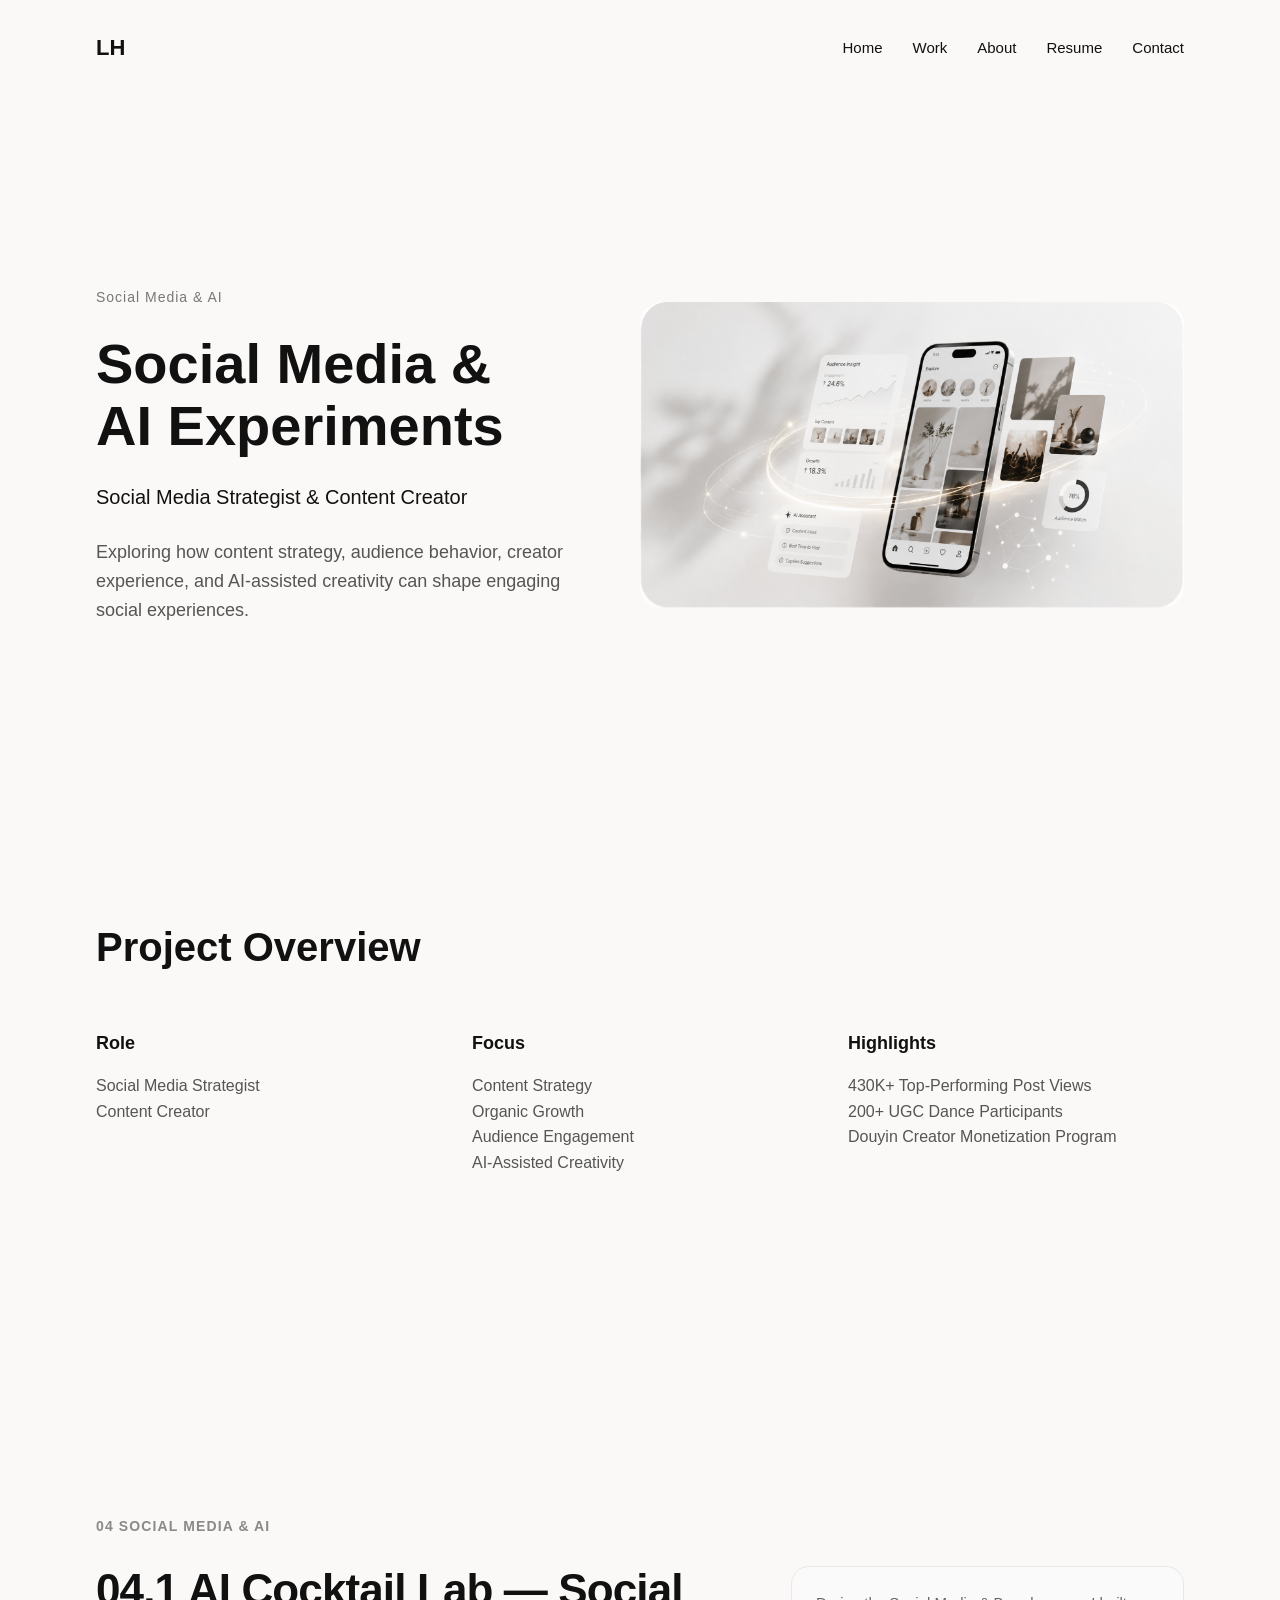
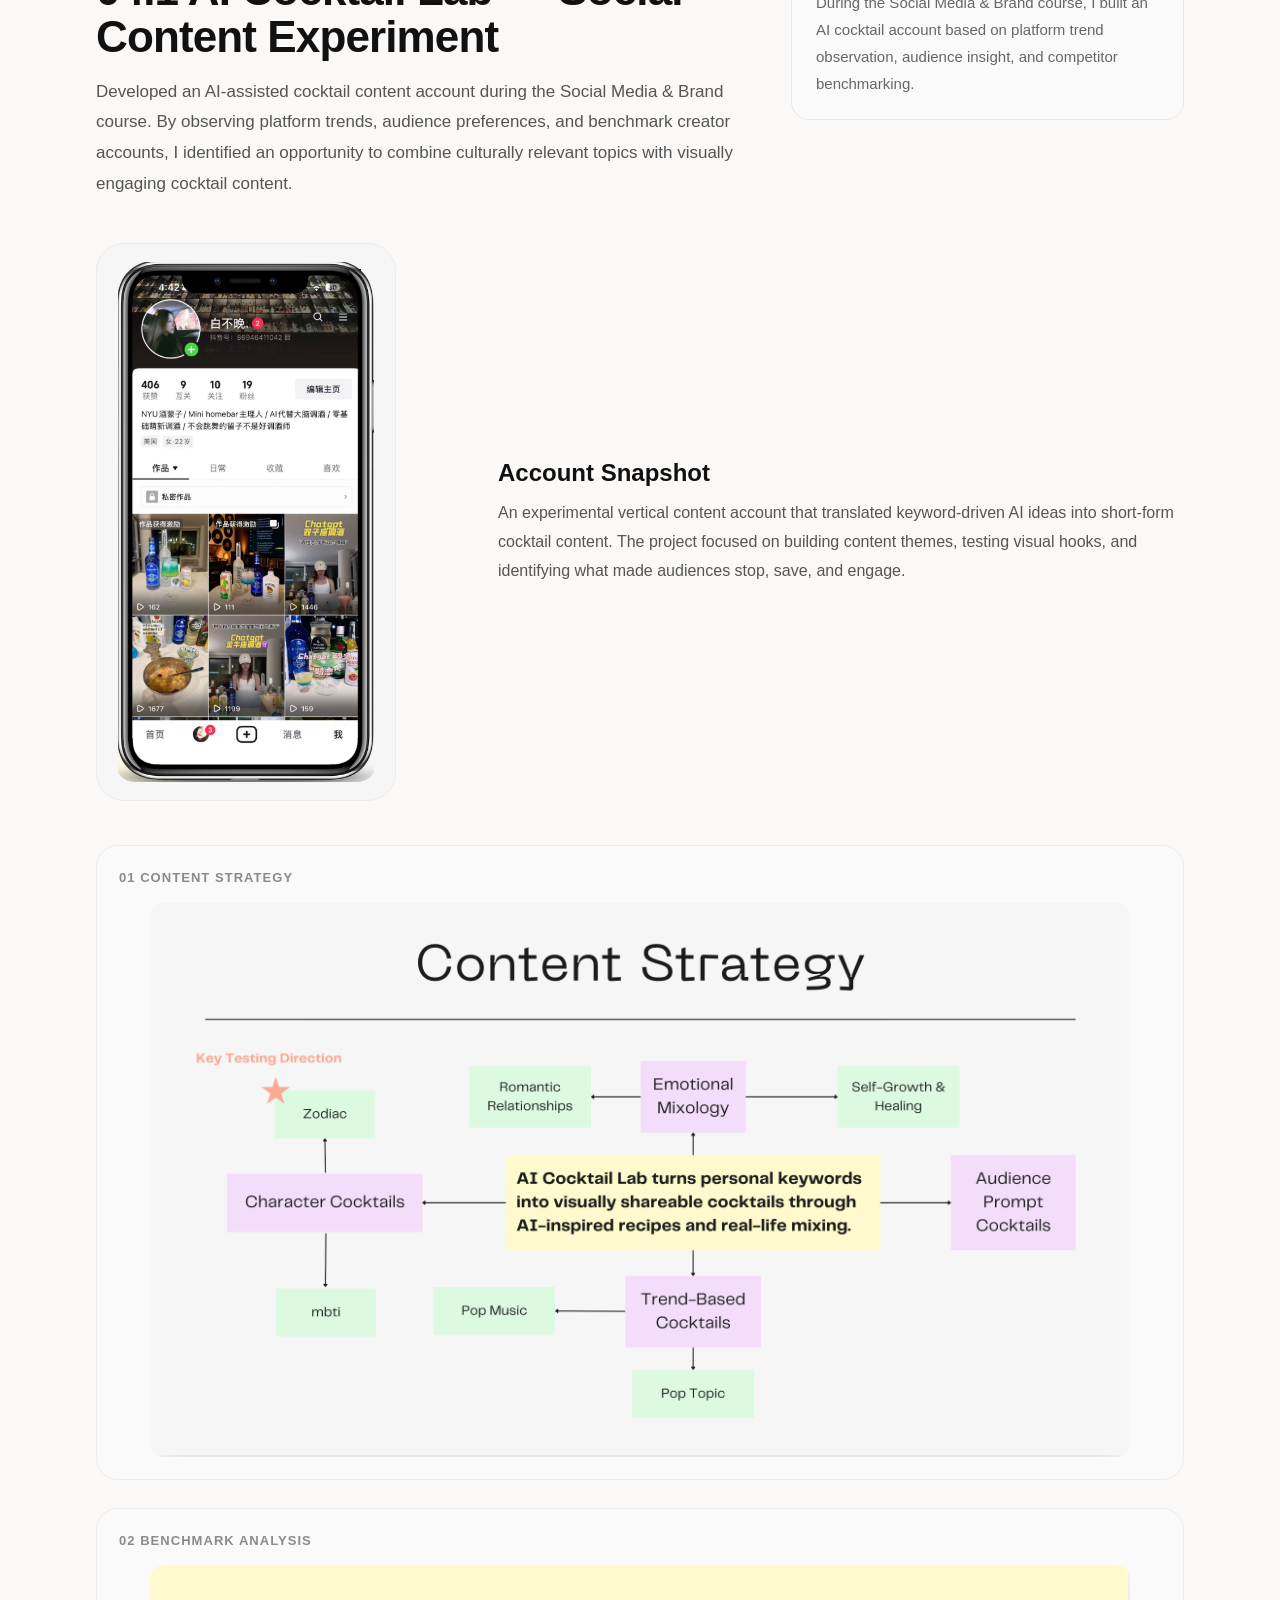
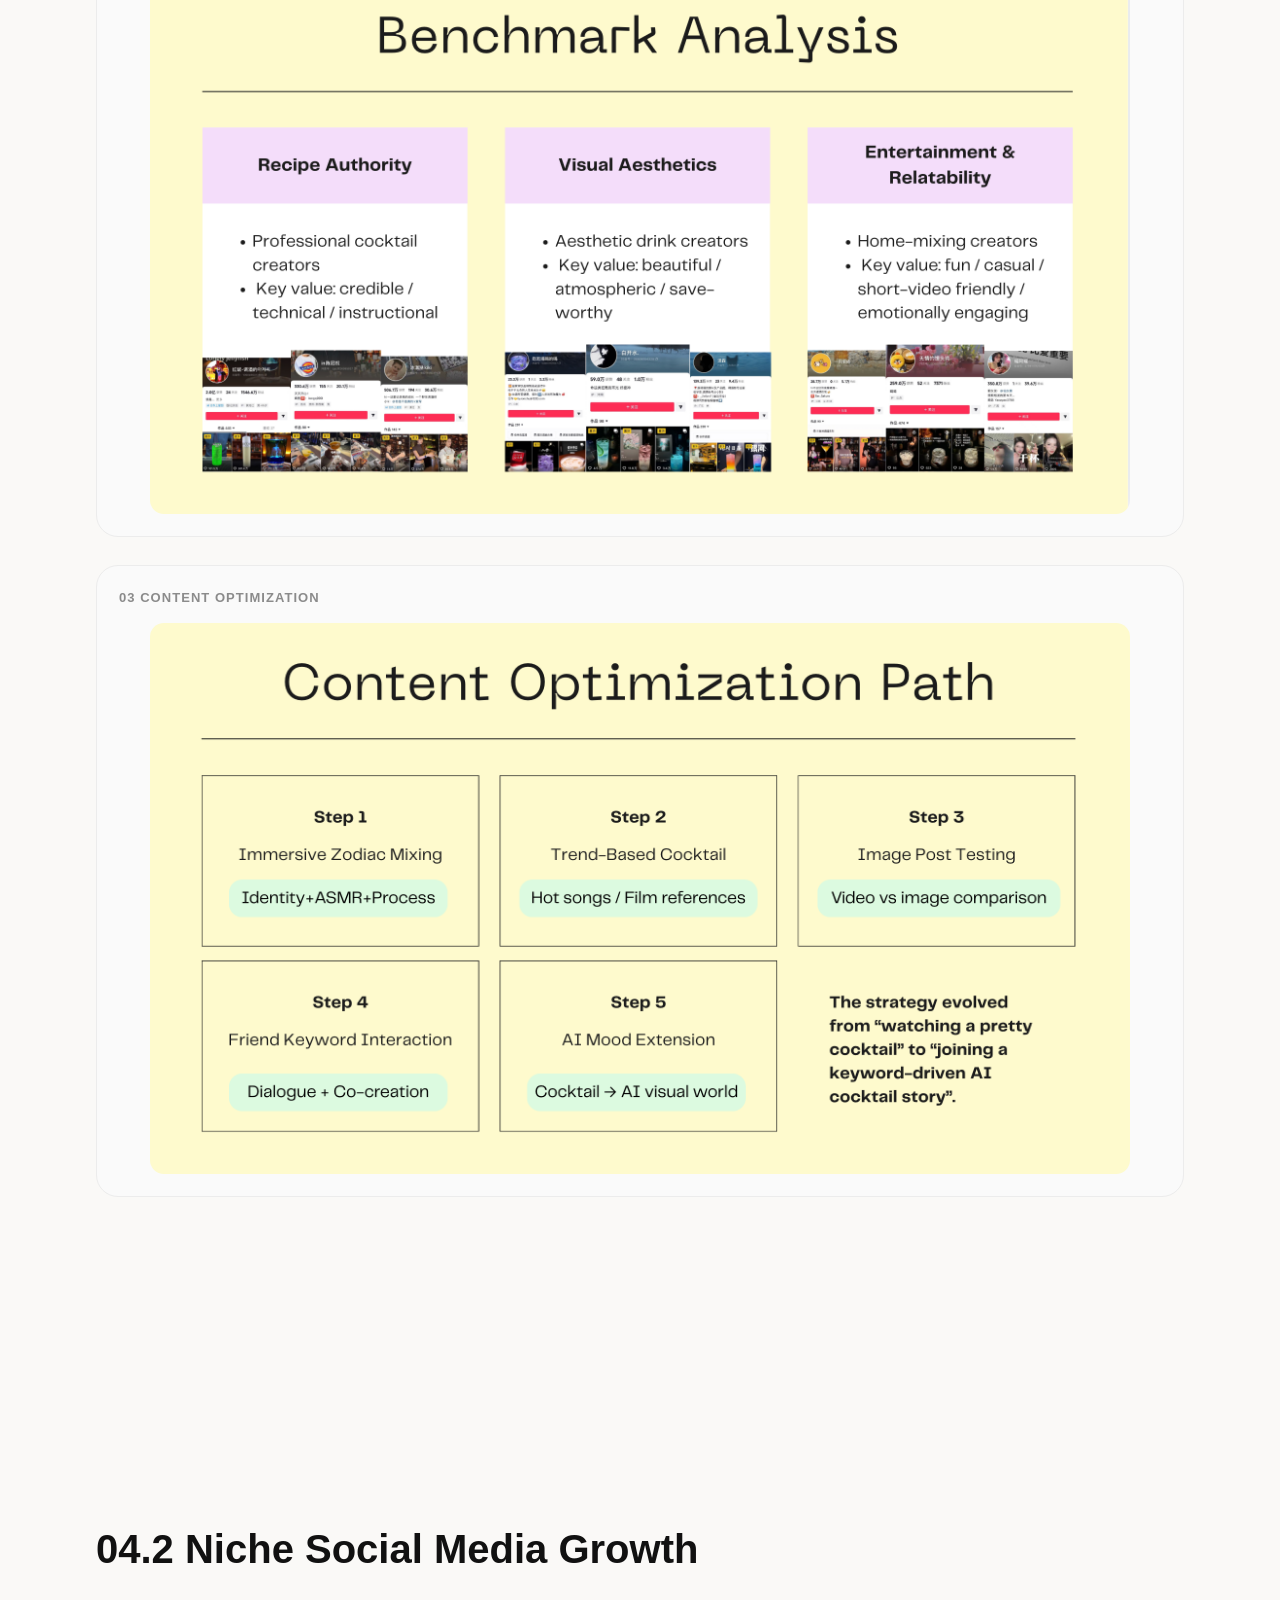
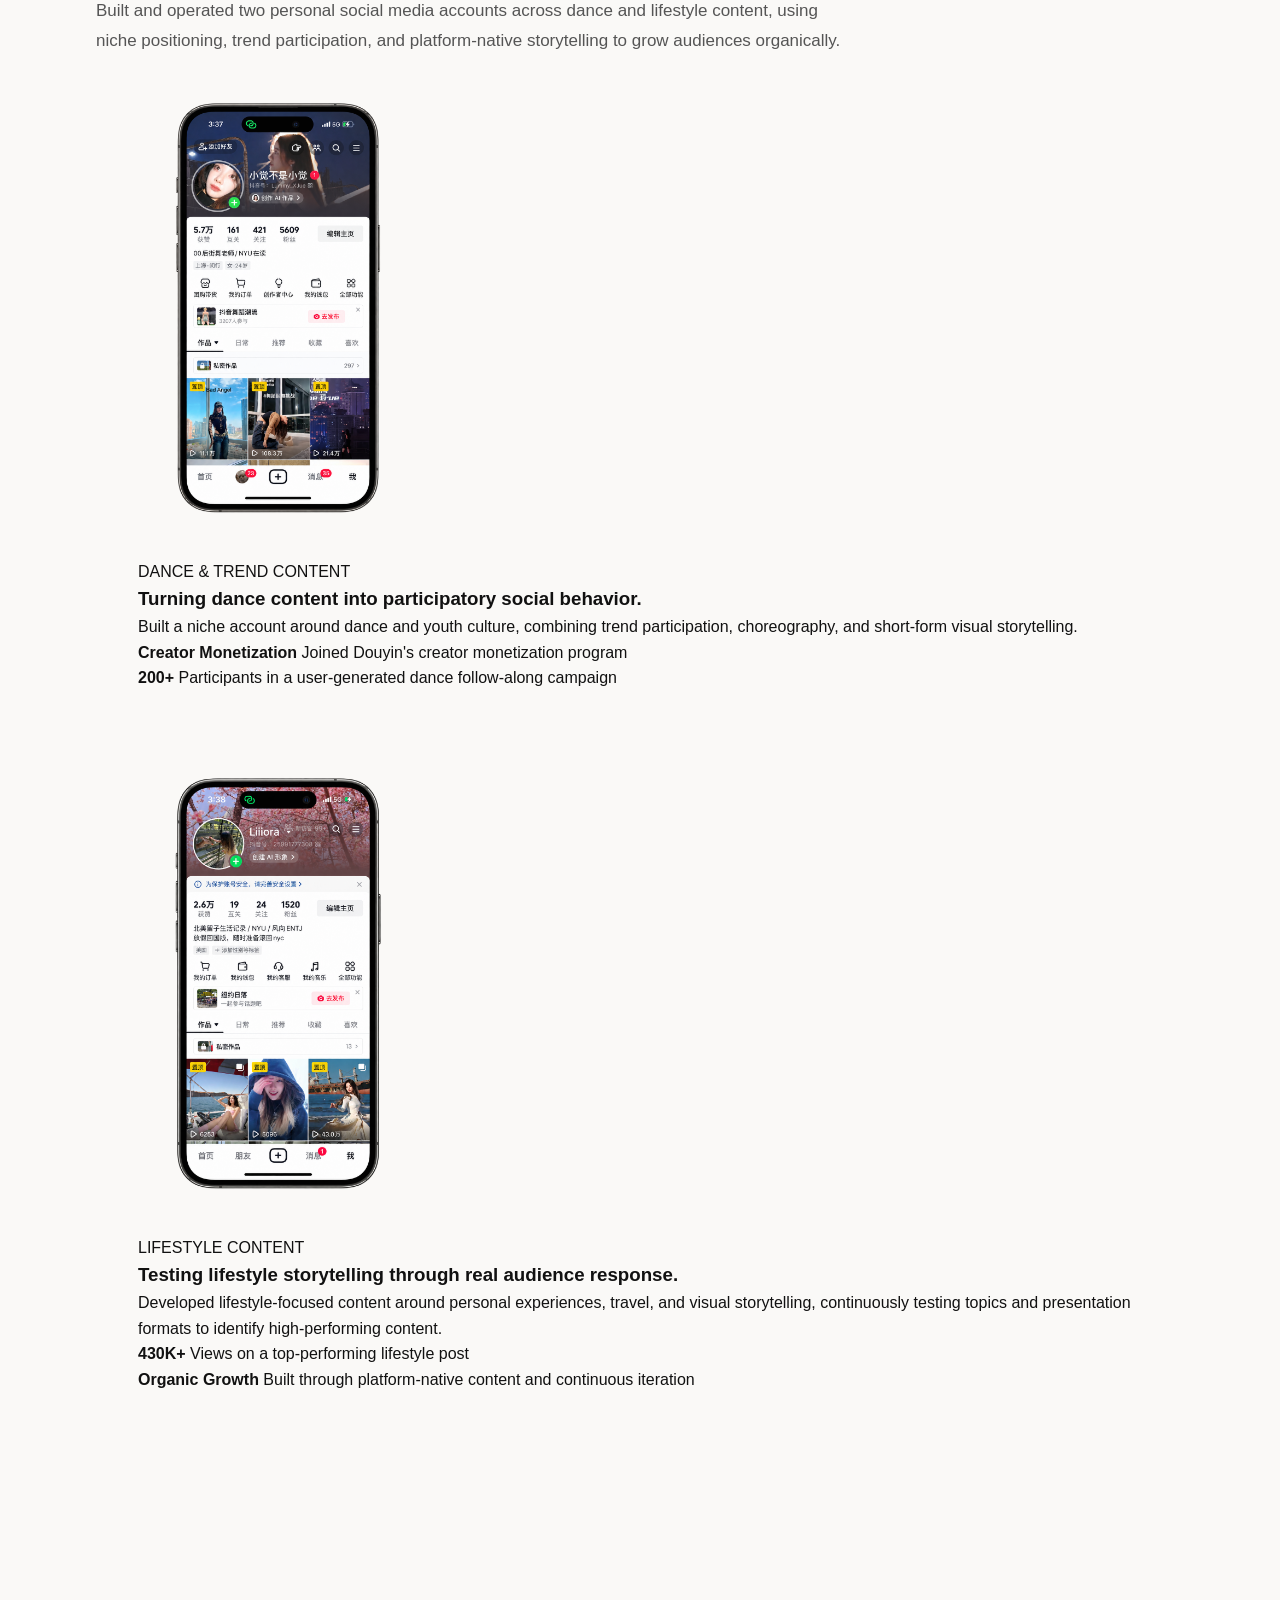
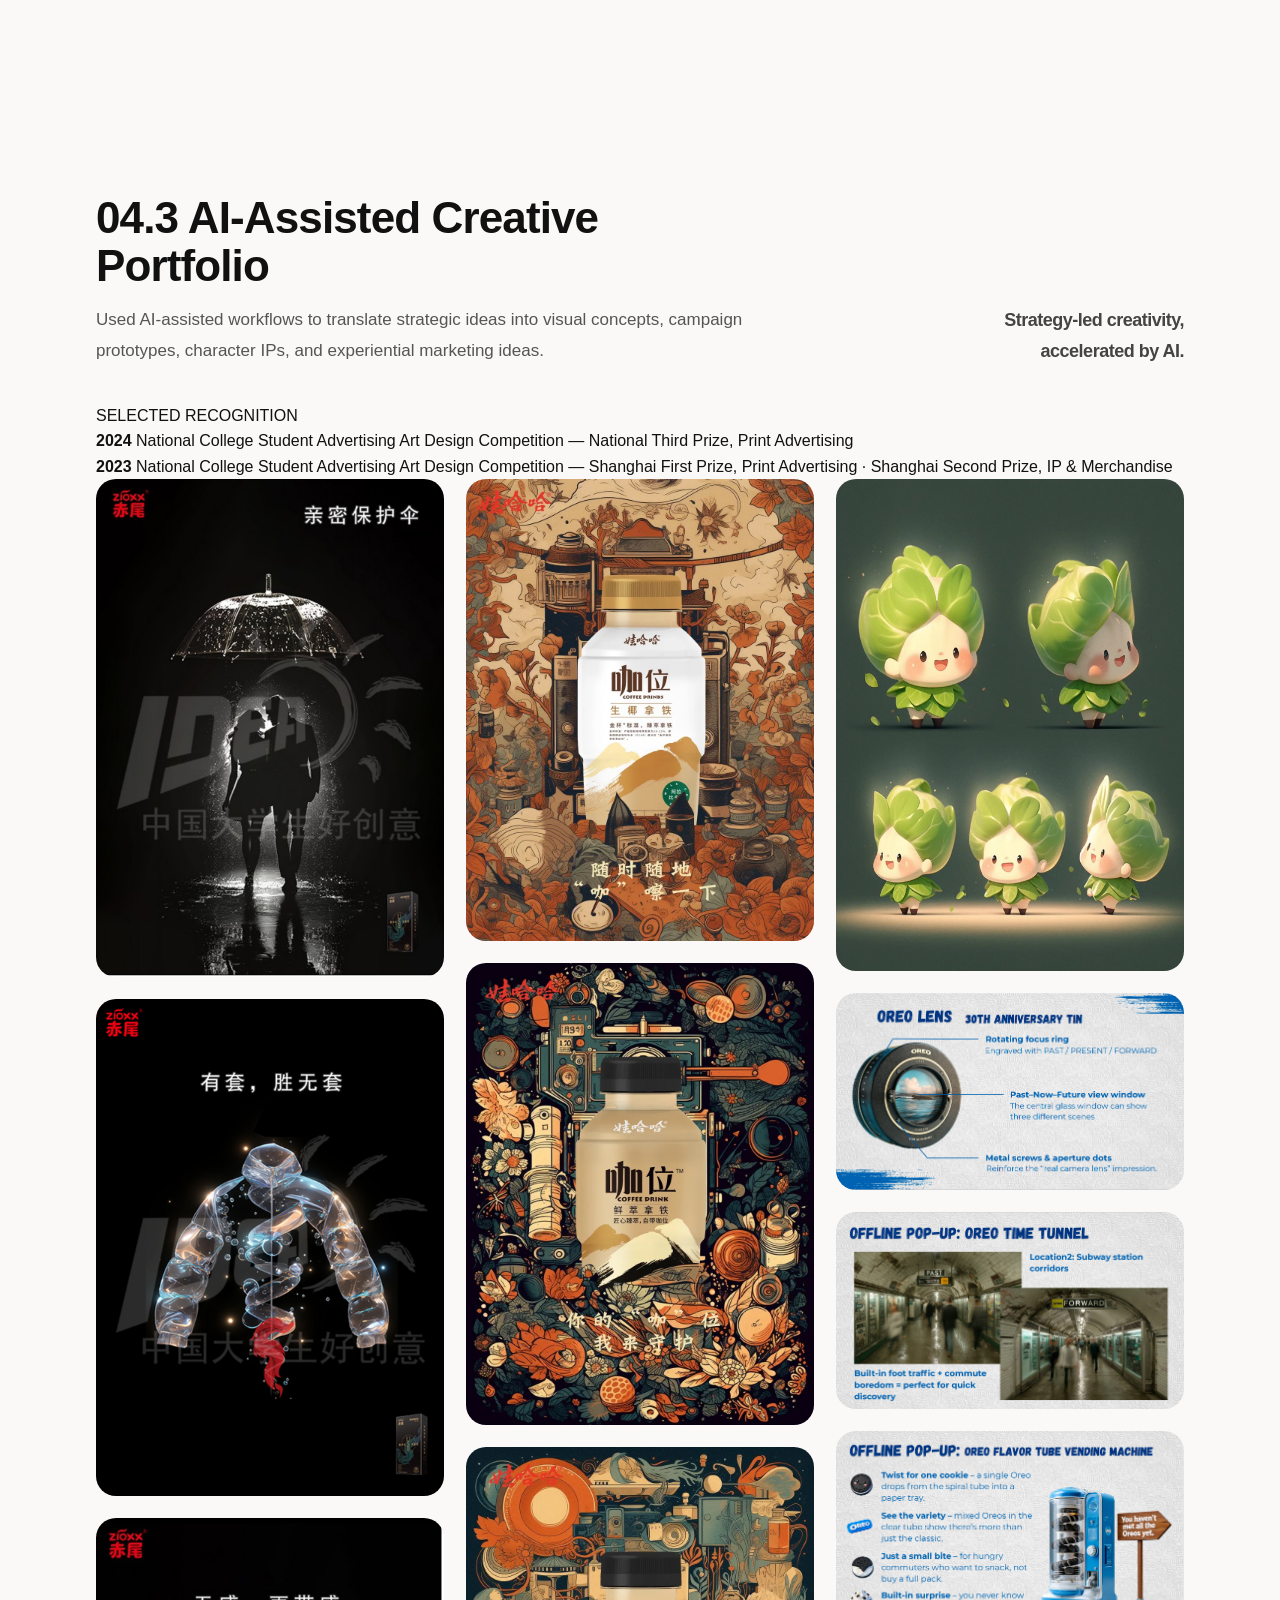
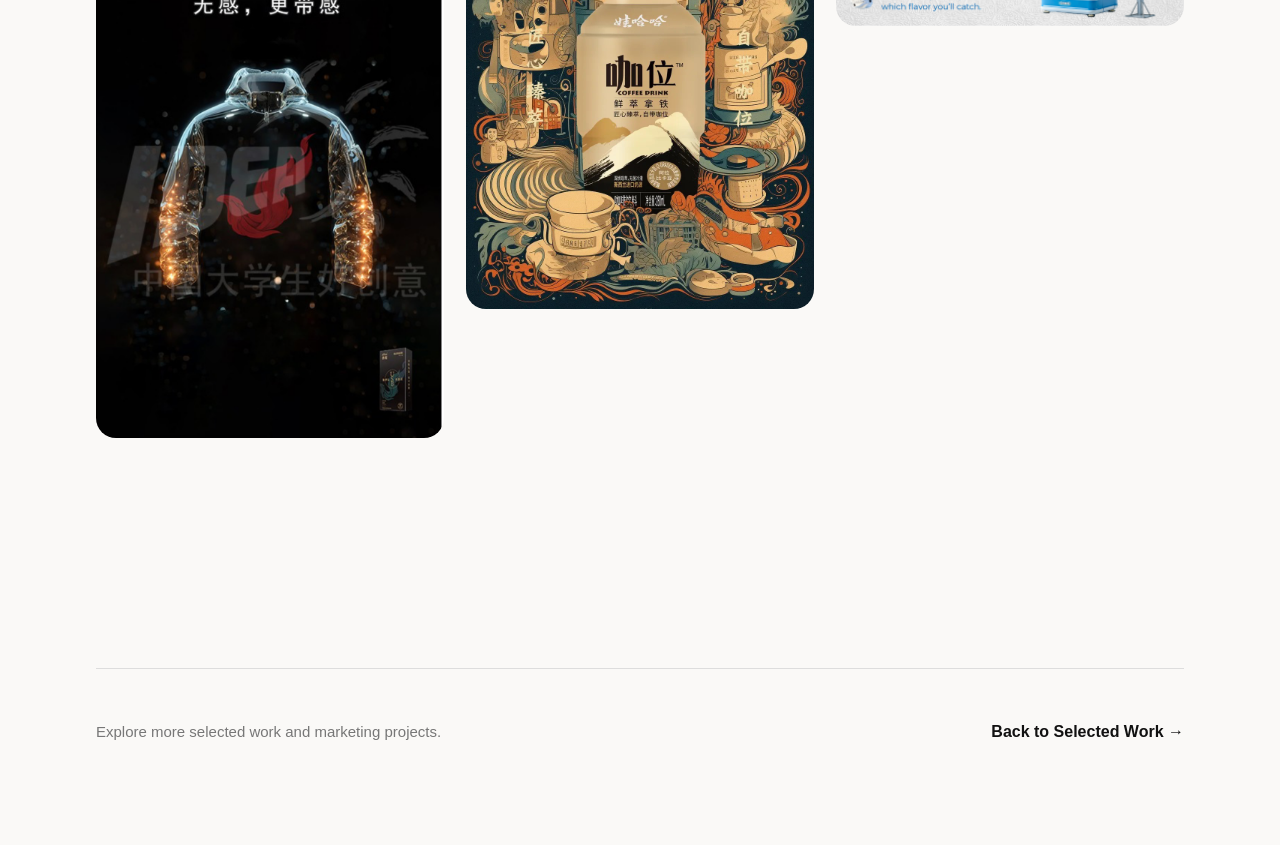
<file: socialmedia.html>
<!DOCTYPE html>
<html lang="en">

<head>
    <meta charset="UTF-8">
    <meta name="viewport" content="width=device-width, initial-scale=1.0">

    <title>Social Media & AI | Liora Huang</title>

    <link rel="stylesheet" href="style.css">
</head>


<body>


<nav class="navbar">

    <div class="logo">
        LH
    </div>

    <div class="nav-links">
        <a href="index.html">Home</a>
        <a href="index.html#work">Work</a>
        <a href="index.html#about">About</a>
        <a href="#">Resume</a>
        <a href="#">Contact</a>
    </div>

</nav>



<main class="case-container social-case">


    <!-- =====================================================
         HERO
         ===================================================== -->

   <section class="case-hero social-case-hero">

    <div class="case-hero-text">

        <p class="case-category">
            Social Media & AI
        </p>

        <h1>
            Social Media &<br>
            AI Experiments
        </h1>

        <p class="case-role">
            Social Media Strategist & Content Creator
        </p>

        <p class="case-description">
            Exploring how content strategy, audience behavior, creator experience,
            and AI-assisted creativity can shape engaging social experiences.
        </p>

    </div>


    <div class="case-hero-image social-hero-image">

        <img
            src="cover4.png"
            alt="Social Media and AI Experiments"
        >

    </div>

</section>


    <!-- =====================================================
         PROJECT OVERVIEW
         ===================================================== -->

    <section class="project-overview social-overview">

        <h2>
            Project Overview
        </h2>


        <div class="overview-grid">


            <div>

                <h3>
                    Role
                </h3>

                <p>
                    Social Media Strategist<br>
                    Content Creator
                </p>

            </div>



            <div>

                <h3>
                    Focus
                </h3>

                <p>
                    Content Strategy<br>
                    Organic Growth<br>
                    Audience Engagement<br>
                    AI-Assisted Creativity
                </p>

            </div>



            <div>

                <h3>
                    Highlights
                </h3>

                <p>
                    430K+ Top-Performing Post Views<br>
                    200+ UGC Dance Participants<br>
                    Douyin Creator Monetization Program
                </p>

            </div>


        </div>

    </section>



    <!-- =====================================================
         04.1 AI COCKTAIL LAB
         ===================================================== -->

 <section class="case-section social-case-section">
  <div class="section-kicker">04 Social Media & AI</div>

  <div class="social-project-block">
    <div class="social-project-head">
      <div>
        <h2>04.1 AI Cocktail Lab — Social Content Experiment</h2>
        <p class="section-intro">
          Developed an AI-assisted cocktail content account during the Social Media & Brand course. 
          By observing platform trends, audience preferences, and benchmark creator accounts, 
          I identified an opportunity to combine culturally relevant topics with visually engaging cocktail content.
        </p>
      </div>

      <div class="social-project-note">
        During the Social Media & Brand course, I built an AI cocktail account based on platform trend observation, 
        audience insight, and competitor benchmarking.
      </div>
    </div>

    <div class="social-phone-showcase">
      <div class="social-phone-card">
       <img
            src="account.png"
            alt="AI Cocktail Lab Account Snapshot"
        >
      </div>
      <div class="social-phone-copy">
        <h3>Account Snapshot</h3>
        <p>
          An experimental vertical content account that translated keyword-driven AI ideas into short-form cocktail content.
          The project focused on building content themes, testing visual hooks, and identifying what made audiences stop, save, and engage.
        </p>
      </div>
    </div>

   <div class="social-slide-stack">

    <figure class="social-slide-card">
        <figcaption>01 Content Strategy</figcaption>
        <img
            src="social_1_1.png"
            alt="AI Cocktail Lab Content Strategy"
        >
    </figure>

    <figure class="social-slide-card">
        <figcaption>02 Benchmark Analysis</figcaption>
        <img
            src="social_1_2.png"
            alt="AI Cocktail Lab Benchmark Analysis"
        >
    </figure>

    <figure class="social-slide-card">
        <figcaption>03 Content Optimization</figcaption>
        <img
            src="social_1_3.png"
            alt="AI Cocktail Lab Content Optimization Path"
        >
    </figure>

</div>

  </div>

</section>



    <!-- =====================================================
         04.2 PERSONAL SOCIAL MEDIA
         ===================================================== -->

    <section class="case-section social-simple-section">

        <h2>
            04.2 Niche Social Media Growth
        </h2>


        <p class="section-intro">
            Built and operated two personal social media accounts across dance
            and lifestyle content, using niche positioning, trend participation,
            and platform-native storytelling to grow audiences organically.
        </p>



        <div class="creator-grid">


            <!-- Dance Account -->

            <article class="creator-project">


                <div class="creator-phone">

                    <img
                        src="social_2_1.png"
                        alt="Dance Content Social Media Account"
                    >

                </div>



                <div class="creator-copy">

                    <p class="social-eyebrow">
                        DANCE & TREND CONTENT
                    </p>

                    <h3>
                        Turning dance content into participatory social behavior.
                    </h3>

                    <p>
                        Built a niche account around dance and youth culture,
                        combining trend participation, choreography, and
                        short-form visual storytelling.
                    </p>



                    <div class="creator-results">


                        <div>

                            <strong>
                                Creator Monetization
                            </strong>

                            <span>
                                Joined Douyin's creator monetization program
                            </span>

                        </div>



                        <div>

                            <strong>
                                200+
                            </strong>

                            <span>
                                Participants in a user-generated dance
                                follow-along campaign
                            </span>

                        </div>


                    </div>

                </div>

            </article>



            <!-- Lifestyle Account -->

            <article class="creator-project">


                <div class="creator-phone">

                    <img
                        src="social_2_2.png"
                        alt="Lifestyle Social Media Account"
                    >

                </div>



                <div class="creator-copy">

                    <p class="social-eyebrow">
                        LIFESTYLE CONTENT
                    </p>

                    <h3>
                        Testing lifestyle storytelling through real audience response.
                    </h3>

                    <p>
                        Developed lifestyle-focused content around personal
                        experiences, travel, and visual storytelling, continuously
                        testing topics and presentation formats to identify
                        high-performing content.
                    </p>



                    <div class="creator-results">


                        <div>

                            <strong>
                                430K+
                            </strong>

                            <span>
                                Views on a top-performing lifestyle post
                            </span>

                        </div>



                        <div>

                            <strong>
                                Organic Growth
                            </strong>

                            <span>
                                Built through platform-native content and
                                continuous iteration
                            </span>

                        </div>


                    </div>

                </div>

            </article>


        </div>

    </section>



    <!-- =====================================================
         04.3 AI CREATIVE PORTFOLIO
         ===================================================== -->

    <section class="case-section creative-portfolio-section">


      <div class="creative-heading">

    <div>

        <h2>
            04.3 AI-Assisted Creative Portfolio
        </h2>

        <p class="section-intro">
            Used AI-assisted workflows to translate strategic ideas into visual concepts, campaign prototypes, character IPs, and experiential marketing ideas.
        </p>

    </div>


    <p class="creative-statement">
        Strategy-led creativity,<br>
        accelerated by AI.
    </p>

</div>


<div class="creative-recognition">

    <p class="recognition-label">
        SELECTED RECOGNITION
    </p>

    <div class="recognition-list">

        <p>
            <strong>2024</strong>
            National College Student Advertising Art Design Competition —
            National Third Prize, Print Advertising
        </p>

        <p>
            <strong>2023</strong>
            National College Student Advertising Art Design Competition —
            Shanghai First Prize, Print Advertising · Shanghai Second Prize, IP & Merchandise
        </p>

    </div>

</div>



        <div class="masonry-gallery">


            <!-- Protective Shell 01 -->

            <div class="masonry-item">

                <img
                    src="social_3_1.png"
                    alt="Protective Shell Campaign Poster"
                >

                <div class="masonry-overlay">

                    <div>

                        <h3>
                            Protective Shell
                        </h3>

                        <p>
                            AI-Assisted Product Campaign Concept
                        </p>

                    </div>

                </div>

            </div>



            <!-- Protective Shell 02 -->

            <div class="masonry-item">

                <img
                    src="social_3_2.png"
                    alt="Protective Shell Campaign Poster"
                >

                <div class="masonry-overlay">

                    <div>

                        <h3>
                            Built to Protect
                        </h3>

                        <p>
                            AI-Assisted Product Visual
                        </p>

                    </div>

                </div>

            </div>



            <!-- Protective Shell 03 -->

            <div class="masonry-item">

                <img
                    src="social_3_3.png"
                    alt="Protective Shell Campaign Poster"
                >

                <div class="masonry-overlay">

                    <div>

                        <h3>
                            Invisible Protection
                        </h3>

                        <p>
                            Product Communication · Visual Storytelling
                        </p>

                    </div>

                </div>

            </div>



            <!-- Wahaha 01 -->

            <div class="masonry-item">

                <img
                    src="social_3_4.jpg"
                    alt="Wahaha Coffee Visual Campaign"
                >

                <div class="masonry-overlay">

                    <div>

                        <h3>
                            Wahaha Coffee Visual Series
                        </h3>

                        <p>
                            AI-Assisted FMCG Campaign Concept
                        </p>

                    </div>

                </div>

            </div>



            <!-- Wahaha 02 -->

            <div class="masonry-item">

                <img
                    src="social_3_5.jpg"
                    alt="Wahaha Coffee Visual Campaign"
                >

                <div class="masonry-overlay">

                    <div>

                        <h3>
                            Wahaha Coffee Visual Series II
                        </h3>

                        <p>
                            Brand Visual Exploration
                        </p>

                    </div>

                </div>

            </div>



            <!-- Wahaha 03 -->

            <div class="masonry-item">

                <img
                    src="social_3_6.jpg"
                    alt="Wahaha Coffee Visual Campaign"
                >

                <div class="masonry-overlay">

                    <div>

                        <h3>
                            Wahaha Coffee Visual Series III
                        </h3>

                        <p>
                            AI-Assisted FMCG Visual Exploration
                        </p>

                    </div>

                </div>

            </div>



            <!-- Character IP -->

            <div class="masonry-item">

                <img
                    src="social_3_7.jpg"
                    alt="AI-Assisted Character IP"
                >

                <div class="masonry-overlay">

                    <div>

                        <h3>
                            Character IP Exploration
                        </h3>

                        <p>
                            AI-Assisted Character Design · Brand IP Concept
                        </p>

                    </div>

                </div>

            </div>



            <!-- OREO Lens -->

            <div class="masonry-item">

                <img
                    src="social_3_8.png"
                    alt="OREO Lens Concept"
                >

                <div class="masonry-overlay">

                    <div>

                        <h3>
                            OREO Lens
                        </h3>

                        <p>
                            Product Concept · Anniversary Campaign
                        </p>

                    </div>

                </div>

            </div>



            <!-- OREO Time Tunnel -->

            <div class="masonry-item">

                <img
                    src="social_3_9.png"
                    alt="OREO Time Tunnel Activation"
                >

                <div class="masonry-overlay">

                    <div>

                        <h3>
                            OREO Time Tunnel
                        </h3>

                        <p>
                            Experiential Marketing · Offline Activation
                        </p>

                    </div>

                </div>

            </div>



            <!-- OREO Flavor Tube -->

            <div class="masonry-item">

                <img
                    src="social_3_10.png"
                    alt="OREO Flavor Tube Vending Machine"
                >

                <div class="masonry-overlay">

                    <div>

                        <h3>
                            OREO Flavor Tube
                        </h3>

                        <p>
                            Interactive Retail · Consumer Experience
                        </p>

                    </div>

                </div>

            </div>


        </div>

    </section>



    <!-- =====================================================
         END
         ===================================================== -->

   <section class="case-end">

    <p>
        Explore more selected work and marketing projects.
    </p>

    <a href="index.html#work">
        Back to Selected Work →
    </a>

</section>


</main>


</body>

</html>
</file>
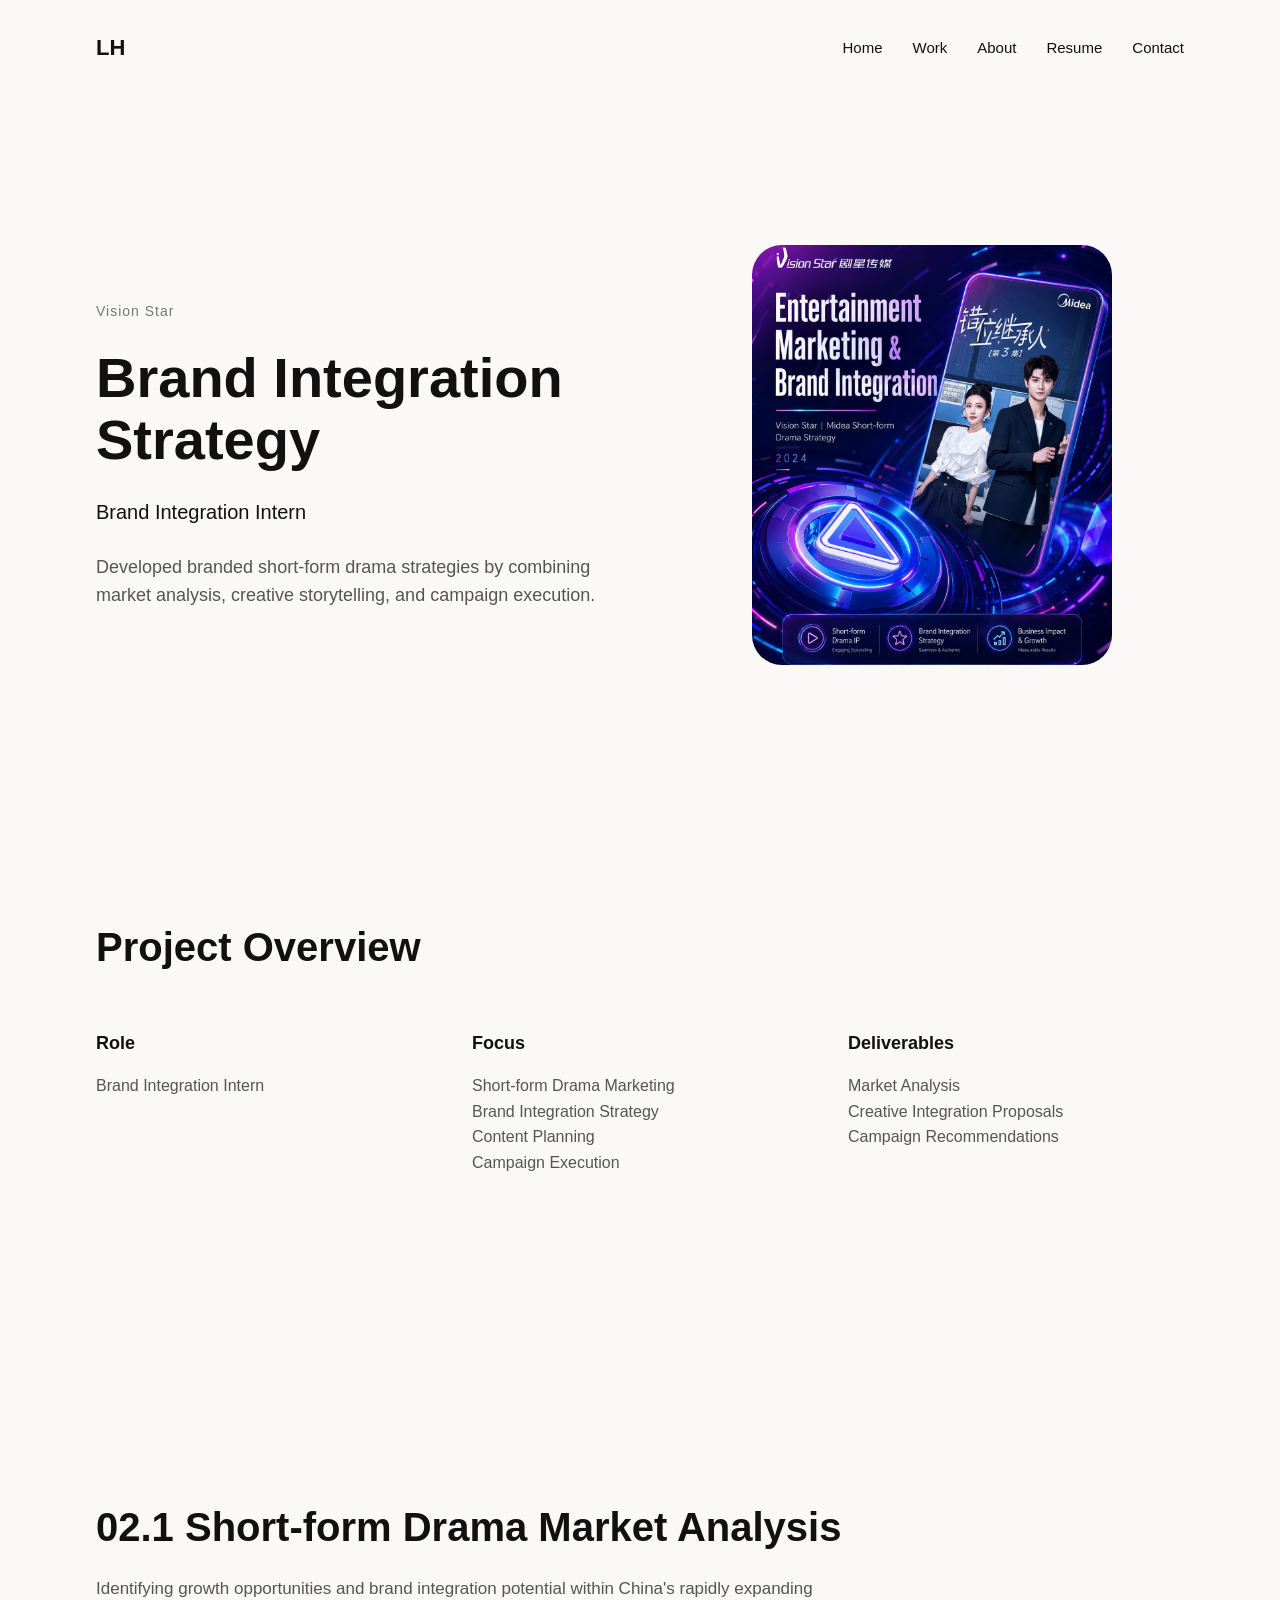
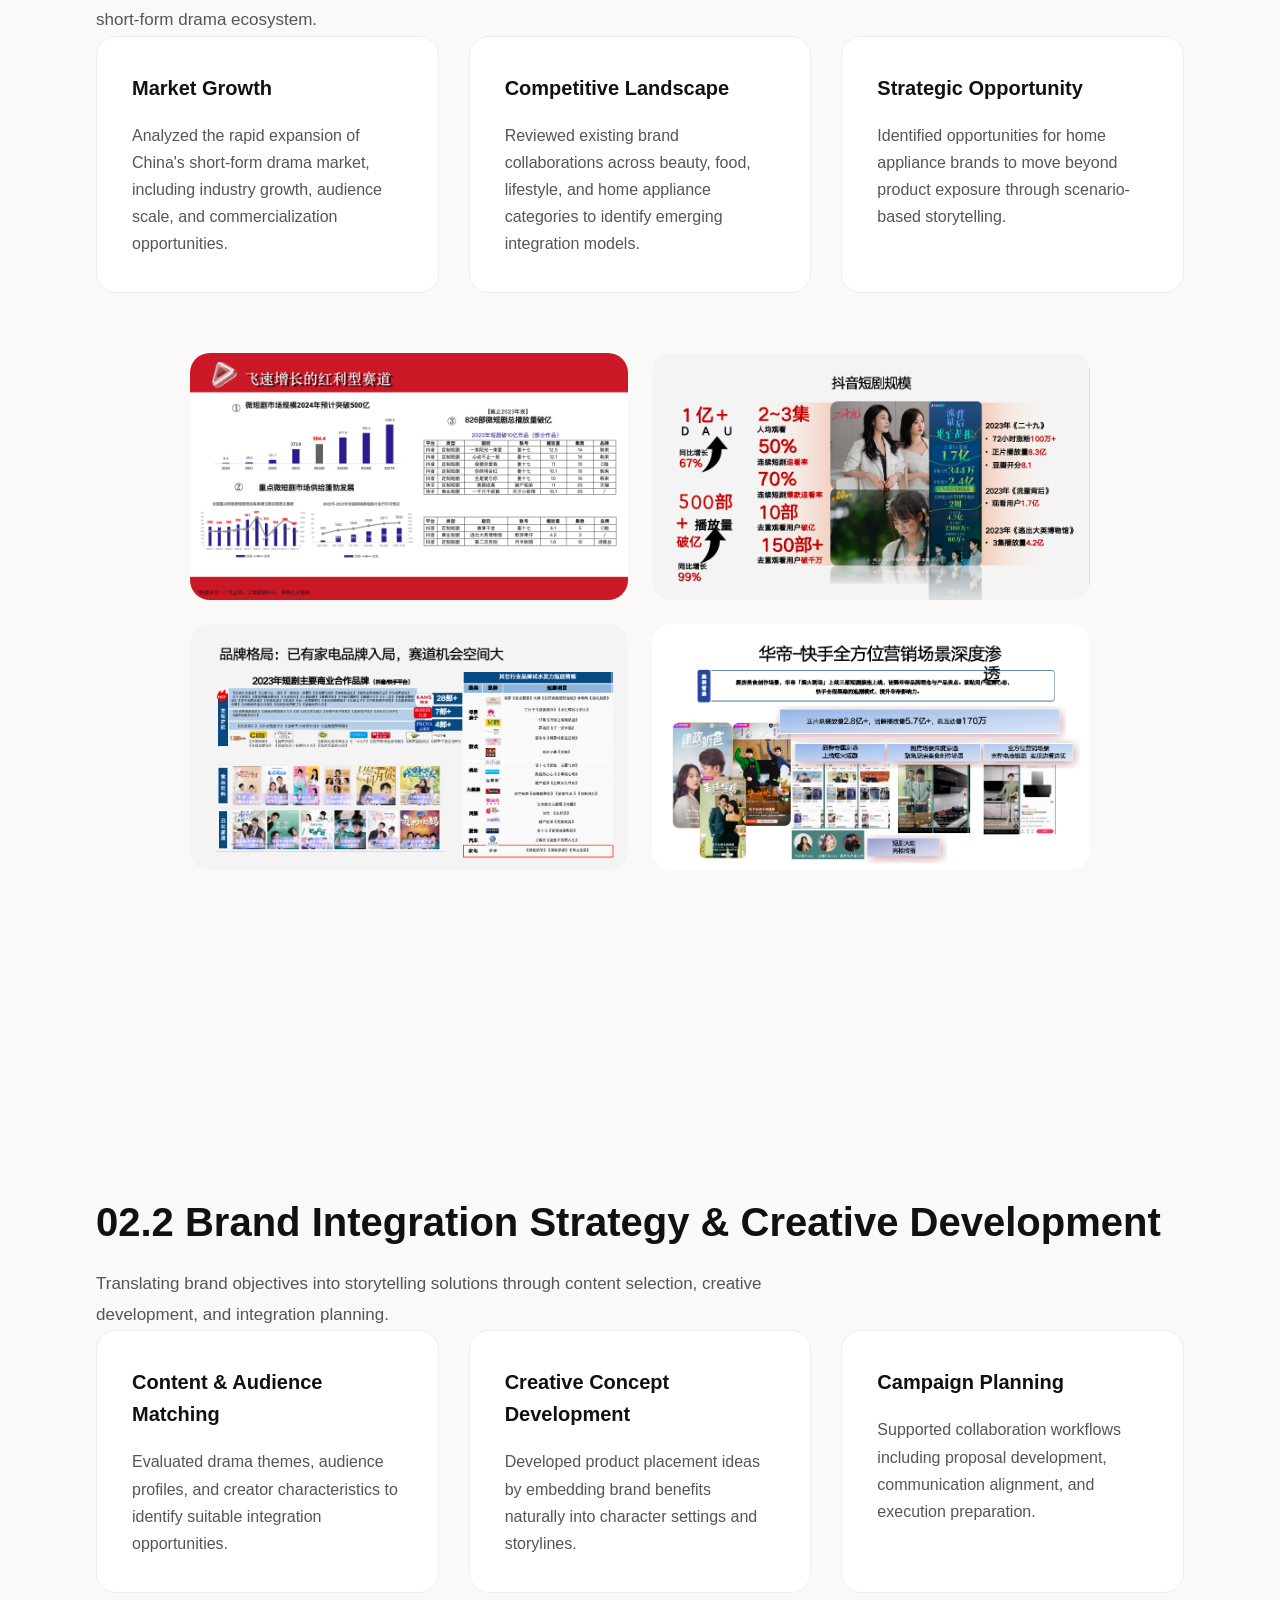
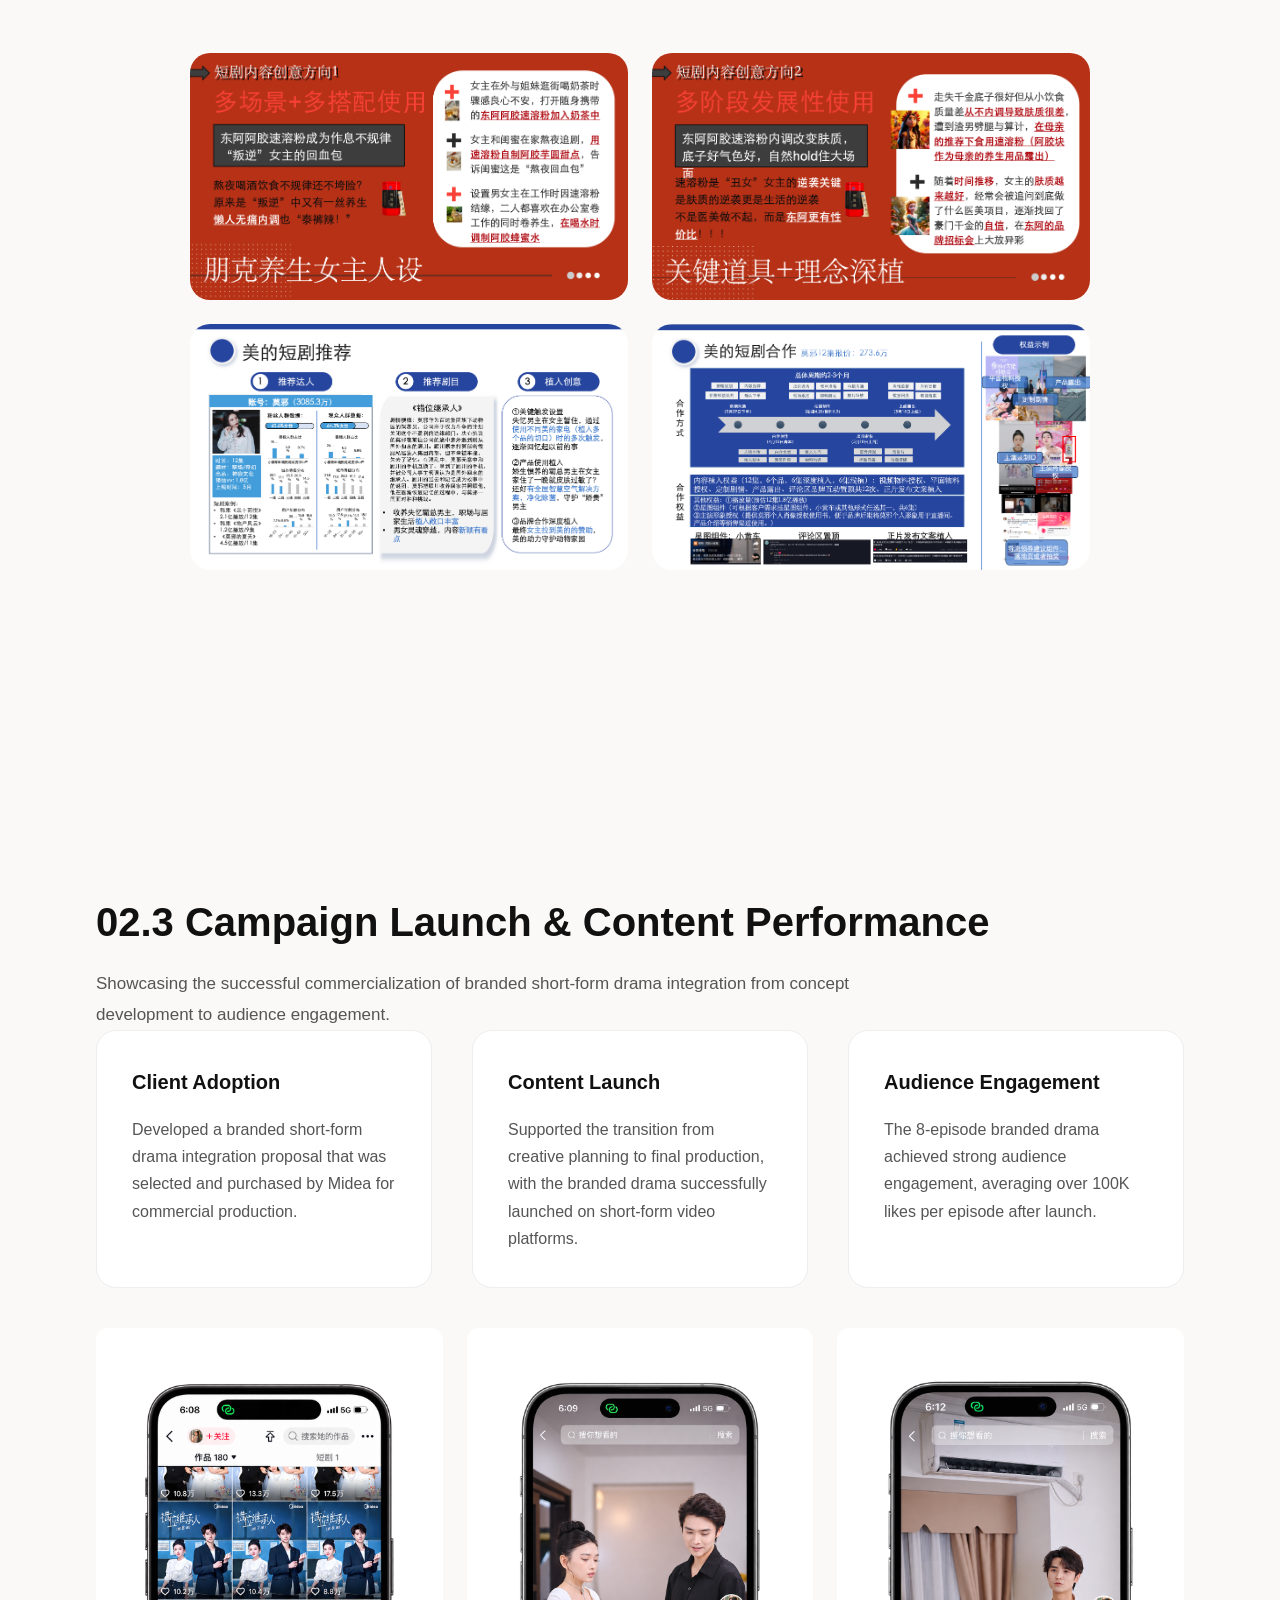
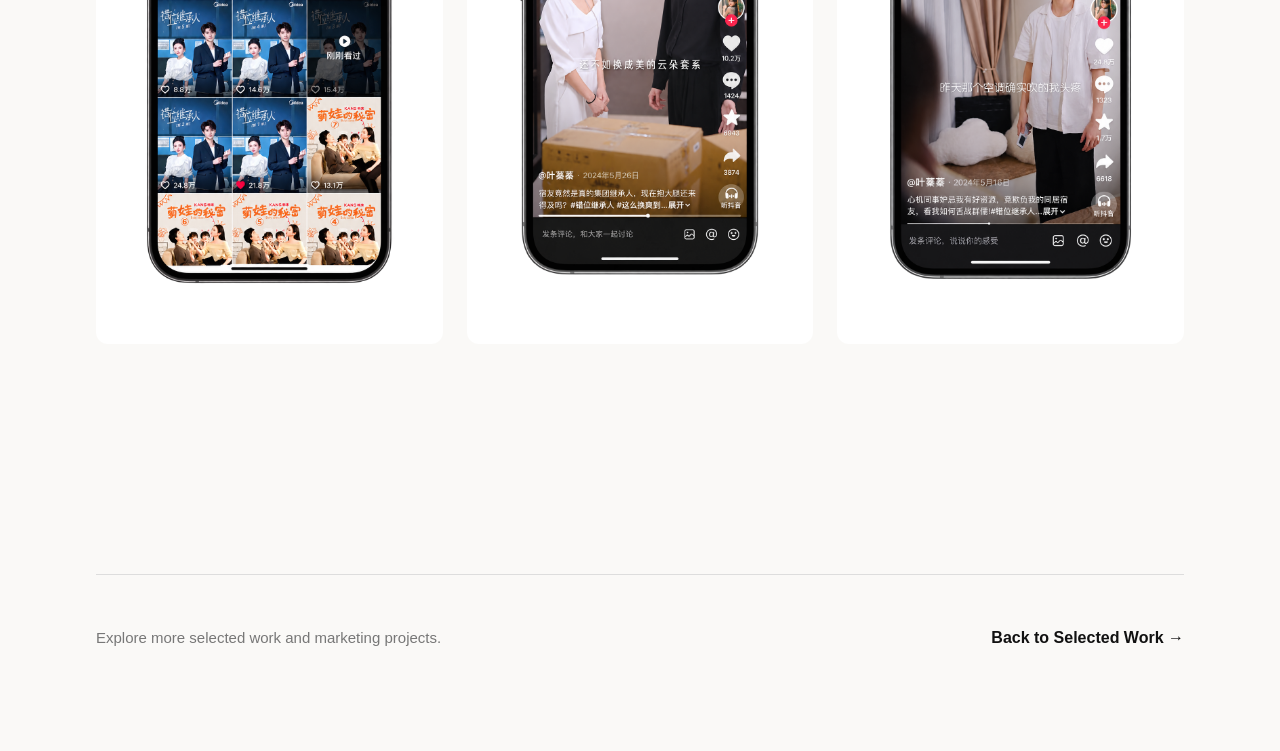
<file: visionstar.html>
<!DOCTYPE html>
<html lang="en">

<head>

<meta charset="UTF-8">
<meta name="viewport" content="width=device-width, initial-scale=1.0">

<title>Vision Star | Brand Integration Strategy Experience </title>

<link rel="stylesheet" href="style.css">

</head>


<body>


<nav class="navbar">

<div class="logo">
LH
</div>

<div class="nav-links">
<a href="index.html">Home</a>
<a href="index.html#work">Work</a>
<a href="index.html#about">About</a>
<a href="#">Resume</a>
<a href="#">Contact</a>
</div>

</nav>



<main class="case-container">


<section class="case-hero">


<div class="case-hero-text">


<p class="case-category">
Vision Star
</p>


<h1>
Brand Integration Strategy
</h1>


<p class="case-role">
Brand Integration Intern
</p>


<p class="case-description">
Developed branded short-form drama strategies by combining market analysis, creative storytelling, and campaign execution.
</p>


</div>



<div class="case-hero-image">

<img src="cover2.png" alt="Vision Star Brand Integration Strategy">

</div>


</section>



<section class="project-overview">


<h2>
Project Overview
</h2>


<div class="overview-grid">


<div>

<h3>
Role
</h3>

<p>
Brand Integration Intern
</p>

</div>



<div>

<h3>
Focus
</h3>

<p>
Short-form Drama Marketing<br>
Brand Integration Strategy<br>
Content Planning<br>
Campaign Execution
</p>

</div>



<div>

<h3>
Deliverables
</h3>

<p>
Market Analysis<br>
Creative Integration Proposals<br>
Campaign Recommendations
</p>

</div>


</div>


</section>





<section class="case-section">

<h2>
02.1 Short-form Drama Market Analysis
</h2>


<p class="section-intro">
Identifying growth opportunities and brand integration potential within China's rapidly expanding short-form drama ecosystem.
</p>



<div class="insight-grid">


<div class="info-card">

<h3>
Market Growth
</h3>

<p>
Analyzed the rapid expansion of China's short-form drama market, including industry growth, audience scale, and commercialization opportunities.
</p>

</div>



<div class="info-card">

<h3>
Competitive Landscape
</h3>

<p>
Reviewed existing brand collaborations across beauty, food, lifestyle, and home appliance categories to identify emerging integration models.
</p>

</div>



<div class="info-card">

<h3>
Strategic Opportunity
</h3>

<p>
Identified opportunities for home appliance brands to move beyond product exposure through scenario-based storytelling.
</p>

</div>


</div>



<div class="project-images">

    <div class="four-image-grid">
        <img src="vision_1_1.png" alt="Short-form drama market growth analysis">
        <img src="vision_1_2.png" alt="Douyin short-form drama scale analysis">
        <img src="vision_1_3.png" alt="Brand landscape analysis">
        <img src="vision_1_4.png" alt="Huadi short-form drama case study">
    </div>

</div>


</section>






<section class="case-section">


<h2>
02.2 Brand Integration Strategy & Creative Development
</h2>


<p class="section-intro">
Translating brand objectives into storytelling solutions through content selection, creative development, and integration planning.
</p>




<div class="insight-grid">


<div class="info-card">

<h3>
Content & Audience Matching
</h3>

<p>
Evaluated drama themes, audience profiles, and creator characteristics to identify suitable integration opportunities.
</p>

</div>



<div class="info-card">

<h3>
Creative Concept Development
</h3>

<p>
Developed product placement ideas by embedding brand benefits naturally into character settings and storylines.
</p>

</div>



<div class="info-card">

<h3>
Campaign Planning
</h3>

<p>
Supported collaboration workflows including proposal development, communication alignment, and execution preparation.
</p>

</div>


</div>




<div class="project-images">

    <div class="four-image-grid">
        <img src="vision_2_1.png" alt="Creative direction 1">
        <img src="vision_2_2.png" alt="Creative direction 2">
        <img src="vision_2_3.png" alt="Midea short-form drama recommendation">
        <img src="vision_2_4.png" alt="Midea collaboration proposal">
    </div>

</div>


</section>






<section class="case-section">


<h2>
02.3 Campaign Launch & Content Performance
</h2>



<p class="section-intro">
Showcasing the successful commercialization of branded short-form drama integration from concept development to audience engagement.
</p>




<div class="overview-grid">


<div class="info-card">

<h3>
Client Adoption
</h3>

<p>
Developed a branded short-form drama integration proposal that was selected and purchased by Midea for commercial production.
</p>

</div>



<div class="info-card">

<h3>
Content Launch
</h3>

<p>
Supported the transition from creative planning to final production, with the branded drama successfully launched on short-form video platforms.
</p>

</div>



<div class="info-card">

<h3>
Audience Engagement
</h3>

<p>
The 8-episode branded drama achieved strong audience engagement, averaging over 100K likes per episode after launch.
</p>

</div>


</div>





<div class="performance-images">
    <img src="vision_3_1.png" alt="Vision Star Campaign Performance">
    <img src="vision_3_2.png" alt="Vision Star Short-form Drama Scene">
    <img src="vision_3_3.png" alt="Vision Star Short-form Drama Scene">
</div>

</div>



</section>


<section class="case-end">

    <p>
        Explore more selected work and marketing projects.
    </p>

    <a href="index.html#work">
        Back to Selected Work →
    </a>

</section>


</main>


</body>

</html>
</file>
<file: style.css>
* {
    margin: 0;
    padding: 0;
    box-sizing: border-box;
}

body {
    font-family: "Helvetica Neue", Arial, sans-serif;
    color: #111;
    background: #faf9f7;
    line-height: 1.6;
}


.container {
    width: 85%;
    max-width: 1100px;
    margin: auto;
}


.navbar {
    width:85%;
    max-width:1100px;
    margin:30px auto;
    display:flex;
    justify-content:space-between;
    align-items:center;
}

.logo {
    font-size:22px;
    font-weight:600;
}

.nav-links {
    display:flex;
    gap:30px;
}

.nav-links a {
    text-decoration:none;
    color:#111;
    font-size:15px;
}


/* Hero */

.hero {
    min-height: 100vh;
    display: flex;
    justify-content: space-between;
    align-items: center;
    gap: 80px;
}

.hero-text {
    max-width: 600px;
}

.hero-image img {
    width: 320px;
    height: 400px;
    object-fit: cover;
    border-radius: 24px;
}

.hero-image {
    flex-shrink: 0;
}

/* Selected Work */

.work-header {
    margin-bottom: 50px;
}

.section-eyebrow {
    font-size: 14px;
    letter-spacing: 2px;
    text-transform: uppercase;
    color: #777;
    margin-bottom: 15px;
}

.section-title {
    font-size: 42px;
    font-weight: 600;
    margin-bottom: 20px;
}

.section-intro {
    max-width: 600px;
    color: #555;
    font-size: 17px;
    line-height: 1.7;
}

.work-grid {
    display: grid;
    grid-template-columns: repeat(2, 1fr);
    gap: 40px;
}

.work-card {
    padding: 35px;
    border: 1px solid #e5e5e5;
    border-radius: 20px;
    transition: 0.3s;
}

.work-card:hover {
    transform: translateY(-5px);
}

.work-number {
    font-size: 14px;
    color: #888;
    margin-bottom: 25px;
}

.work-category {
    font-size: 14px;
    color: #666;
    margin-bottom: 15px;
}

.work-card h3 {
    font-size: 26px;
    margin-bottom: 18px;
}

.work-description {
    color: #555;
    line-height: 1.7;
}

.work-tags {
    margin-top: 25px;
    display: flex;
    flex-wrap: wrap;
    column-gap: 8px;
    row-gap: 12px;
}

.work-tags span {
    display: inline-block;
    padding: 6px 12px;
    border-radius: 20px;
    background: #f1f1f1;
    font-size: 13px;
}

.work-link {
    display: inline-block;
    margin-top: 25px;
    color: #111;
    text-decoration: none;
}

.hero h1 {
    font-size: 72px;
    font-weight: 600;
    letter-spacing: -2px;
}

.hero h2 {
    font-size: 32px;
    font-weight: 400;
    margin-top: 20px;
}

.hero p {
    margin-top: 25px;
    max-width: 600px;
    font-size: 18px;
    color: #555;
}


.button {
    display: inline-block;
    margin-top: 40px;
    padding: 14px 30px;
    background: #111;
    color: white;
    text-decoration: none;
    border-radius: 30px;
}


/* Sections */

section {
    padding: 100px 0;
}


.section-title {
    font-size: 42px;
    margin-bottom: 50px;
}


/* Cards */

.cards {
    display: grid;
    grid-template-columns: repeat(3,1fr);
    gap: 30px;
}


.card {

    background:white;
    padding:35px;
    border-radius:20px;
    transition:0.3s;

}


.card:hover {
    transform: translateY(-8px);
}


.card h3 {
    font-size:24px;
    margin-bottom:15px;
}


.card p {
    color:#666;
}



/* About */

.about {
    max-width:700px;
    font-size:20px;
}


/* Footer */

footer {
    padding:50px 0;
    color:#777;
}


@media(max-width:800px){

.hero h1{
    font-size:45px;
}


.cards{
    grid-template-columns:1fr;
}

}


/* ======================
   Case Study Page
====================== */


.case-container{
    width:85%;
    max-width:1100px;
    margin:auto;
}


.case-hero{

    min-height:80vh;

    display:grid;

    grid-template-columns:1fr 1fr;

    gap:80px;

    align-items:center;

}



.case-category{

    font-size:14px;

    color:#777;

    letter-spacing:1px;

    margin-bottom:25px;

}



.case-hero h1{

    font-size:56px;

    line-height:1.1;

    margin-bottom:25px;

}



.case-role{

    font-size:20px;

    margin-bottom:25px;

}



.case-description{

    max-width:520px;

    color:#555;

    font-size:18px;

}



.case-hero-image{

    display:flex;

    justify-content:center;

}

.case-hero-image img{
    width:360px;
    height:420px;
    object-fit:cover;
    border-radius:30px;
    display:block;
}

.project-images{
    margin-top:60px;
}

.project-images{
    margin-top:60px;
}

.project-images{
    margin-top:60px;
    max-width:900px;
    margin-left:auto;
    margin-right:auto;
}

.project-images img{
    width:100%;
    aspect-ratio:16 / 9;
    object-fit:cover;
    border-radius:16px;
    display:block;
}

.image-grid{
    display:grid;
    grid-template-columns:1fr 1fr;
    gap:24px;
    margin-top:24px;
}

.image-grid{
    display:grid;
    grid-template-columns:1fr 1fr;
    gap:24px;
    margin-top:24px;
}

.placeholder{

    width:360px;

    height:420px;

    background:#f1f1f1;

    border-radius:30px;

    display:flex;

    align-items:center;

    justify-content:center;

    color:#999;

}



.project-overview{

    padding:100px 0;

}



.project-overview h2{

    font-size:40px;

    margin-bottom:50px;

}



.overview-grid{

    display:grid;

    grid-template-columns:repeat(3,1fr);

    gap:40px;

}


.overview-grid h3{

    font-size:18px;

    margin-bottom:15px;

}


.overview-grid p{

    color:#555;

}


.case-section {
    margin-top:120px;
    margin-bottom:120px;
}


.case-section h2 {
    font-size:40px;
    margin-bottom:15px;
}


.section-intro {
    color:#555;
    font-size:18px;
    max-width:700px;
    margin-bottom:50px;
}


.insight-grid {
    display:grid;
    grid-template-columns:repeat(3,1fr);
    gap:30px;
}


.info-card {
    background:#ffffff;
    border:1px solid #eeeeee;
    border-radius:20px;
    padding:35px;
}


.info-card h3 {
    font-size:20px;
    margin-bottom:18px;
}


.info-card p {
    color:#555;
    line-height:1.7;
}


.large-image {
    margin-top: 40px;
}



/* Vision Star image layout */

.four-image-grid {
    display: grid;
    grid-template-columns: repeat(2, 1fr);
    gap: 24px;
    margin-top: 24px;
}

.four-image-grid img {
    width: 100%;
    aspect-ratio: 16 / 9;
    object-fit: cover;
    border-radius: 20px;
    display: block;
}

.three-phone-grid {
    display: grid;
    grid-template-columns: repeat(3, 1fr);
    gap: 24px;
    margin-top: 24px;
    align-items: start;
}

.three-phone-grid img {
    width: 100%;
    max-width: 260px;
    margin: 0 auto;
    display: block;
    border-radius: 20px;
}

@media (max-width: 900px) {
    .four-image-grid {
        grid-template-columns: 1fr;
    }

    .three-phone-grid {
        grid-template-columns: 1fr;
    }
}


.performance-images {
    display: grid;
    grid-template-columns: repeat(3, 1fr);
    gap: 24px;
    margin-top: 40px;
    align-items: start;
}

.performance-images img {
    width: 100%;
    height: auto;
    aspect-ratio: 9 / 16;
    object-fit: contain;
    display: block;
    border-radius: 12px;
    background: #ffffff;
}



/* =========================================
   lululemon Case Study Image Layout
========================================= */


/* 2 x 2 slide grid */

.lululemon-two-grid {
    display: grid;
    grid-template-columns: repeat(2, 1fr);
    gap: 24px;
    margin-top: 24px;
}


.lululemon-two-grid img {
    width: 100%;
    height: auto;
    aspect-ratio: 16 / 9;
    object-fit: contain;
    display: block;
    border-radius: 18px;
    background: #ffffff;
}


/* Full-width insight slide */

.lululemon-wide-image {
    margin-top: 24px;
}


.lululemon-wide-image img {
    width: 100%;
    height: auto;
    display: block;
    object-fit: contain;
    border-radius: 18px;
}


/* Responsive */

@media (max-width: 900px) {

    .lululemon-two-grid {
        grid-template-columns: 1fr;
    }

}



/* lululemon hero image */

.lululemon-hero-image {
    flex: 1;
    display: flex;
    justify-content: flex-end;
    align-items: center;
    margin-left: 70px;
}

.lululemon-hero-image img {
    width: 620px;
    max-width: 100%;
    height: auto;
    object-fit: contain;
    border-radius: 22px;
    display: block;
}



/* =========================================================
   04.3 AI-ASSISTED CREATIVE PORTFOLIO
   ========================================================= */


.creative-portfolio-section {
    padding-top: 140px;
}


.creative-heading {
    display: flex;
    justify-content: space-between;
    align-items: flex-end;
    gap: 80px;
    margin-bottom: 65px;
}


.creative-heading > div {
    max-width: 760px;
}


.creative-statement {
    font-size: 24px;
    font-weight: 600;
    line-height: 1.3;
    letter-spacing: -0.5px;
    text-align: right;
    white-space: nowrap;
}


/* MASONRY GALLERY */


.masonry-gallery {
    column-count: 3;
    column-gap: 22px;
}


.masonry-item {
    position: relative;
    break-inside: avoid;
    margin-bottom: 22px;
    overflow: hidden;
    border-radius: 20px;
    background: #f4f4f4;
}


.masonry-item img {
    width: 100%;
    height: auto;
    display: block;
    transition: transform 0.5s ease;
}


/* HOVER CAPTION */


.masonry-overlay {
    position: absolute;
    inset: 0;
    display: flex;
    align-items: flex-end;
    padding: 28px;

    background:
        linear-gradient(
            to top,
            rgba(0,0,0,0.82),
            rgba(0,0,0,0.18) 48%,
            rgba(0,0,0,0) 78%
        );

    opacity: 0;
    transition: opacity 0.35s ease;
}


.masonry-overlay h3 {
    color: #ffffff;
    font-size: 21px;
    line-height: 1.2;
    margin: 0 0 6px;
}


.masonry-overlay p {
    color: rgba(255,255,255,0.78);
    font-size: 13px;
    line-height: 1.45;
    margin: 0;
}


.masonry-item:hover .masonry-overlay {
    opacity: 1;
}


.masonry-item:hover img {
    transform: scale(1.035);
}


/* TABLET */


@media (max-width: 1000px) {

    .masonry-gallery {
        column-count: 2;
    }

}


/* MOBILE */


@media (max-width: 650px) {

    .creative-heading {
        display: block;
    }

    .creative-statement {
        text-align: left;
        margin-top: 28px;
        white-space: normal;
    }

    .masonry-gallery {
        column-count: 1;
    }

    /* 手机上没有 hover，因此直接显示 caption */

    .masonry-overlay {
        opacity: 1;
    }

}



/* =========================
   SOCIAL MEDIA & AI
========================= */

.social-case-section {
  padding-top: 120px;
}

.section-kicker {
  font-size: 14px;
  font-weight: 600;
  letter-spacing: 0.08em;
  text-transform: uppercase;
  color: #8a8a8a;
  margin-bottom: 28px;
}

.social-project-block {
  display: flex;
  flex-direction: column;
  gap: 44px;
}

.social-project-head {
  display: grid;
  grid-template-columns: 1.5fr 0.9fr;
  gap: 40px;
  align-items: start;
}

.social-project-head h2 {
  font-size: 44px;
  line-height: 1.08;
  font-weight: 700;
  margin: 0 0 16px;
  letter-spacing: -0.02em;
}

.section-intro {
  font-size: 17px;
  line-height: 1.8;
  color: #555;
  margin: 0;
  max-width: 760px;
}

.social-project-note {
  font-size: 15px;
  line-height: 1.8;
  color: #666;
  padding: 22px 24px;
  border: 1px solid #e8e8e8;
  border-radius: 18px;
  background: #fafafa;
}

/* phone showcase */
.social-phone-showcase {
  display: grid;
  grid-template-columns: 360px 1fr;
  gap: 42px;
  align-items: center;
}

.social-phone-card {
  background: #f6f6f6;
  border-radius: 28px;
  padding: 24px;
  display: flex;
  flex-direction: column;
  gap: 18px;
  border: 1px solid #ececec;
}

.social-phone-card img {
  width: 100%;
  height: auto;
  display: block;
  border-radius: 22px;
}

.social-phone-copy h3,
.social-phone-meta h3 {
  font-size: 24px;
  margin: 0 0 12px;
  line-height: 1.2;
}

.social-phone-copy p,
.social-phone-meta p {
  font-size: 16px;
  line-height: 1.8;
  color: #555;
  margin: 0;
}

/* 04.2 two-phone layout */
.social-two-phone-grid {
  display: grid;
  grid-template-columns: repeat(2, minmax(0, 1fr));
  gap: 28px;
  align-items: start;
}

.social-phone-meta {
  padding-top: 2px;
}

/* 04.1 slide stack */
.social-slide-stack {
  display: flex;
  flex-direction: column;
  gap: 28px;
}

.social-slide-card {
  margin: 0;
  padding: 22px;
  background: #fafafa;
  border: 1px solid #ececec;
  border-radius: 22px;
}

.social-slide-card figcaption {
  font-size: 13px;
  font-weight: 600;
  letter-spacing: 0.08em;
  text-transform: uppercase;
  color: #8b8b8b;
  margin-bottom: 14px;
}

.social-slide-card img {
  width: 100%;
  max-width: 980px;   /* 限制图片最大宽度，避免太大 */
  height: auto;
  display: block;
  margin: 0 auto;     /* 图片居中 */
  border-radius: 14px;
}

/* =========================
   04.3 masonry gallery
========================= */

.creative-portfolio-section {
  margin-top: 120px;
}

.creative-heading {
  display: grid;
  grid-template-columns: 1.4fr 0.8fr;
  gap: 40px;
  align-items: end;
  margin-bottom: 36px;
}

.creative-heading h2 {
  font-size: 44px;
  line-height: 1.08;
  margin: 0 0 16px;
  letter-spacing: -0.02em;
}

.creative-statement {
  font-size: 18px;
  line-height: 1.7;
  color: #444;
  text-align: right;
  margin: 0;
}

.creative-masonry {
  column-count: 3;
  column-gap: 22px;
}

.creative-item {
  break-inside: avoid;
  margin-bottom: 22px;
  position: relative;
  border-radius: 18px;
  overflow: hidden;
  background: #f5f5f5;
}

.creative-item img {
  width: 100%;
  height: auto;
  display: block;
}

.creative-caption {
  position: absolute;
  left: 0;
  right: 0;
  bottom: 0;
  padding: 16px 18px;
  background: linear-gradient(to top, rgba(0,0,0,0.72), rgba(0,0,0,0));
  color: #fff;
  opacity: 0;
  transform: translateY(10px);
  transition: all 0.25s ease;
}

.creative-item:hover .creative-caption {
  opacity: 1;
  transform: translateY(0);
}

.creative-caption h3 {
  font-size: 16px;
  line-height: 1.3;
  margin: 0 0 6px;
}

.creative-caption p {
  font-size: 13px;
  line-height: 1.55;
  margin: 0;
  color: rgba(255,255,255,0.88);
}

/* responsive */
@media (max-width: 1100px) {
  .social-project-head,
  .social-phone-showcase,
  .social-two-phone-grid,
  .creative-heading {
    grid-template-columns: 1fr;
  }

  .creative-statement {
    text-align: left;
  }

  .creative-masonry {
    column-count: 2;
  }
}

@media (max-width: 700px) {
  .social-project-head h2,
  .creative-heading h2 {
    font-size: 32px;
  }

  .social-phone-showcase {
    gap: 28px;
  }

  .social-slide-card {
    padding: 16px;
  }

  .creative-masonry {
    column-count: 1;
  }
}



/* Make 04.2 account screenshots smaller */

.creator-phone img {
    max-width: 280px;
}

.creator-project {
    padding: 42px;
}

.creator-phone {
    margin-bottom: 32px;
}



.social-two-phone-grid .social-phone-card {
    align-items: center;
}

.social-two-phone-grid .social-phone-card img {
    max-width: 280px;
}



/* AI Cocktail Lab account screenshot */

.social-phone-showcase .social-phone-card {
    padding: 18px;
    max-width: 300px;
}

.social-phone-showcase .social-phone-card img {
    width: 100%;
    height: auto;
    max-height: 520px;
    object-fit: contain;
    display: block;
    border-radius: 20px;
}



/* =========================================
   Shared Case Study Footer
========================================= */

.case-end {
    max-width: 1140px;
    margin: 130px auto 0;
    padding-top: 50px;
    border-top: 1px solid #ddd;

    display: flex;
    justify-content: space-between;
    align-items: center;
    gap: 40px;
}

.case-end p {
    margin: 0;
    color: #777;
    font-size: 15px;
    line-height: 1.6;
}

.case-end a {
    color: #111;
    text-decoration: none;
    font-weight: 600;
    white-space: nowrap;
}

.case-end a:hover {
    opacity: 0.6;
}

@media (max-width: 700px) {

    .case-end {
        display: block;
        margin-top: 90px;
    }

    .case-end a {
        display: inline-block;
        margin-top: 20px;
    }

}



/* =========================================
   Social Media Hero
========================================= */

/* =========================================
   Social Media Hero - Final Size Fix
========================================= */

.case-hero.social-case-hero {
    display: flex;
    align-items: center;
    justify-content: space-between;
    gap: 56px;
}

.case-hero.social-case-hero .case-hero-text {
    flex: 0 0 44%;
    max-width: 520px;
}

.case-hero.social-case-hero .social-hero-image {
    flex: 0 0 50%;
    width: 50%;
    max-width: none;
    margin: 0;
    display: flex;
    justify-content: flex-end;
}

.case-hero.social-case-hero .social-hero-image img {
    width: 100%;
    max-width: 720px;
    min-width: 460px;
    height: auto;
    aspect-ratio: 16 / 9;
    object-fit: contain;
    display: block;
    border-radius: 22px;
}


/* Mobile */

@media (max-width: 900px) {

    .case-hero.social-case-hero {
        flex-direction: column;
        align-items: flex-start;
        gap: 40px;
    }

    .case-hero.social-case-hero .case-hero-text {
        flex: none;
        max-width: 100%;
    }

    .case-hero.social-case-hero .social-hero-image {
        width: 100%;
        flex: none;
        justify-content: flex-start;
    }

    .case-hero.social-case-hero .social-hero-image img {
        width: 100%;
        max-width: 100%;
        min-width: 0;
    }

}



@media (max-width: 900px) {

    .social-case-hero {
        flex-direction: column;
        align-items: flex-start;
    }

    .social-hero-image {
        width: 100%;
        flex: none;
        margin-top: 40px;
    }

    .social-hero-image img {
        max-width: 100%;
    }

}



/* =========================================
   About Me
========================================= */

.about-section {
    max-width: 1140px;
    margin: 0 auto;
    padding: 140px 0 120px;
}

.about-section h2 {
    font-size: 42px;
    line-height: 1.1;
    margin-bottom: 55px;
    letter-spacing: -1.5px;
}


.about-grid {
    display: grid;
    grid-template-columns: 1.4fr 0.8fr;
    gap: 100px;
    align-items: start;
}


.about-main {
    max-width: 680px;
}


.about-main p {
    font-size: 18px;
    line-height: 1.8;
    color: #444;
    margin: 0 0 24px;
}


.about-closing {
    margin-top: 38px !important;
    color: #777 !important;
    font-size: 15px !important;
}


.about-label {
    font-size: 12px;
    font-weight: 700;
    letter-spacing: 1.5px;
    color: #999;
    margin: 3px 0 28px;
}


.about-strength {
    padding: 22px 0;
    border-top: 1px solid #e5e5e5;
}


.about-strength:last-child {
    border-bottom: 1px solid #e5e5e5;
}


.about-strength h3 {
    font-size: 20px;
    margin: 0 0 8px;
}


.about-strength p {
    font-size: 14px;
    line-height: 1.65;
    color: #666;
    margin: 0;
}


/* Mobile */

@media (max-width: 800px) {

    .about-section {
        padding: 100px 24px 90px;
    }

    .about-grid {
        grid-template-columns: 1fr;
        gap: 60px;
    }

    .about-section h2 {
        font-size: 34px;
        margin-bottom: 40px;
    }

}



/* =========================================
   Homepage Closing CTA
========================================= */

.closing-cta {
    max-width: 1140px;
    margin: 0 auto;
    padding: 30px 0 110px;
}

.closing-cta-inner {
    padding-top: 55px;
    border-top: 1px solid #e2e2e2;
}

.closing-cta-label {
    margin: 0 0 22px;
    font-size: 12px;
    font-weight: 700;
    letter-spacing: 1.5px;
    color: #999;
}

.closing-cta h2 {
    margin: 0;
    font-size: 40px;
    line-height: 1.1;
    letter-spacing: -1.3px;
}

.closing-cta-copy {
    max-width: 590px;
    margin: 20px 0 32px;
    font-size: 16px;
    line-height: 1.7;
    color: #666;
}

.closing-cta-links {
    display: flex;
    gap: 36px;
    align-items: center;
}

.closing-link {
    color: #111;
    text-decoration: none;
    font-size: 16px;
    font-weight: 600;
    transition: opacity 0.2s ease;
}

.closing-link:hover {
    opacity: 0.55;
}


/* Mobile */

@media (max-width: 800px) {

    .closing-cta {
        padding: 20px 24px 80px;
    }

    .closing-cta h2 {
        font-size: 34px;
    }

    .closing-cta-links {
        flex-direction: column;
        align-items: flex-start;
        gap: 18px;
    }

}
</file>
